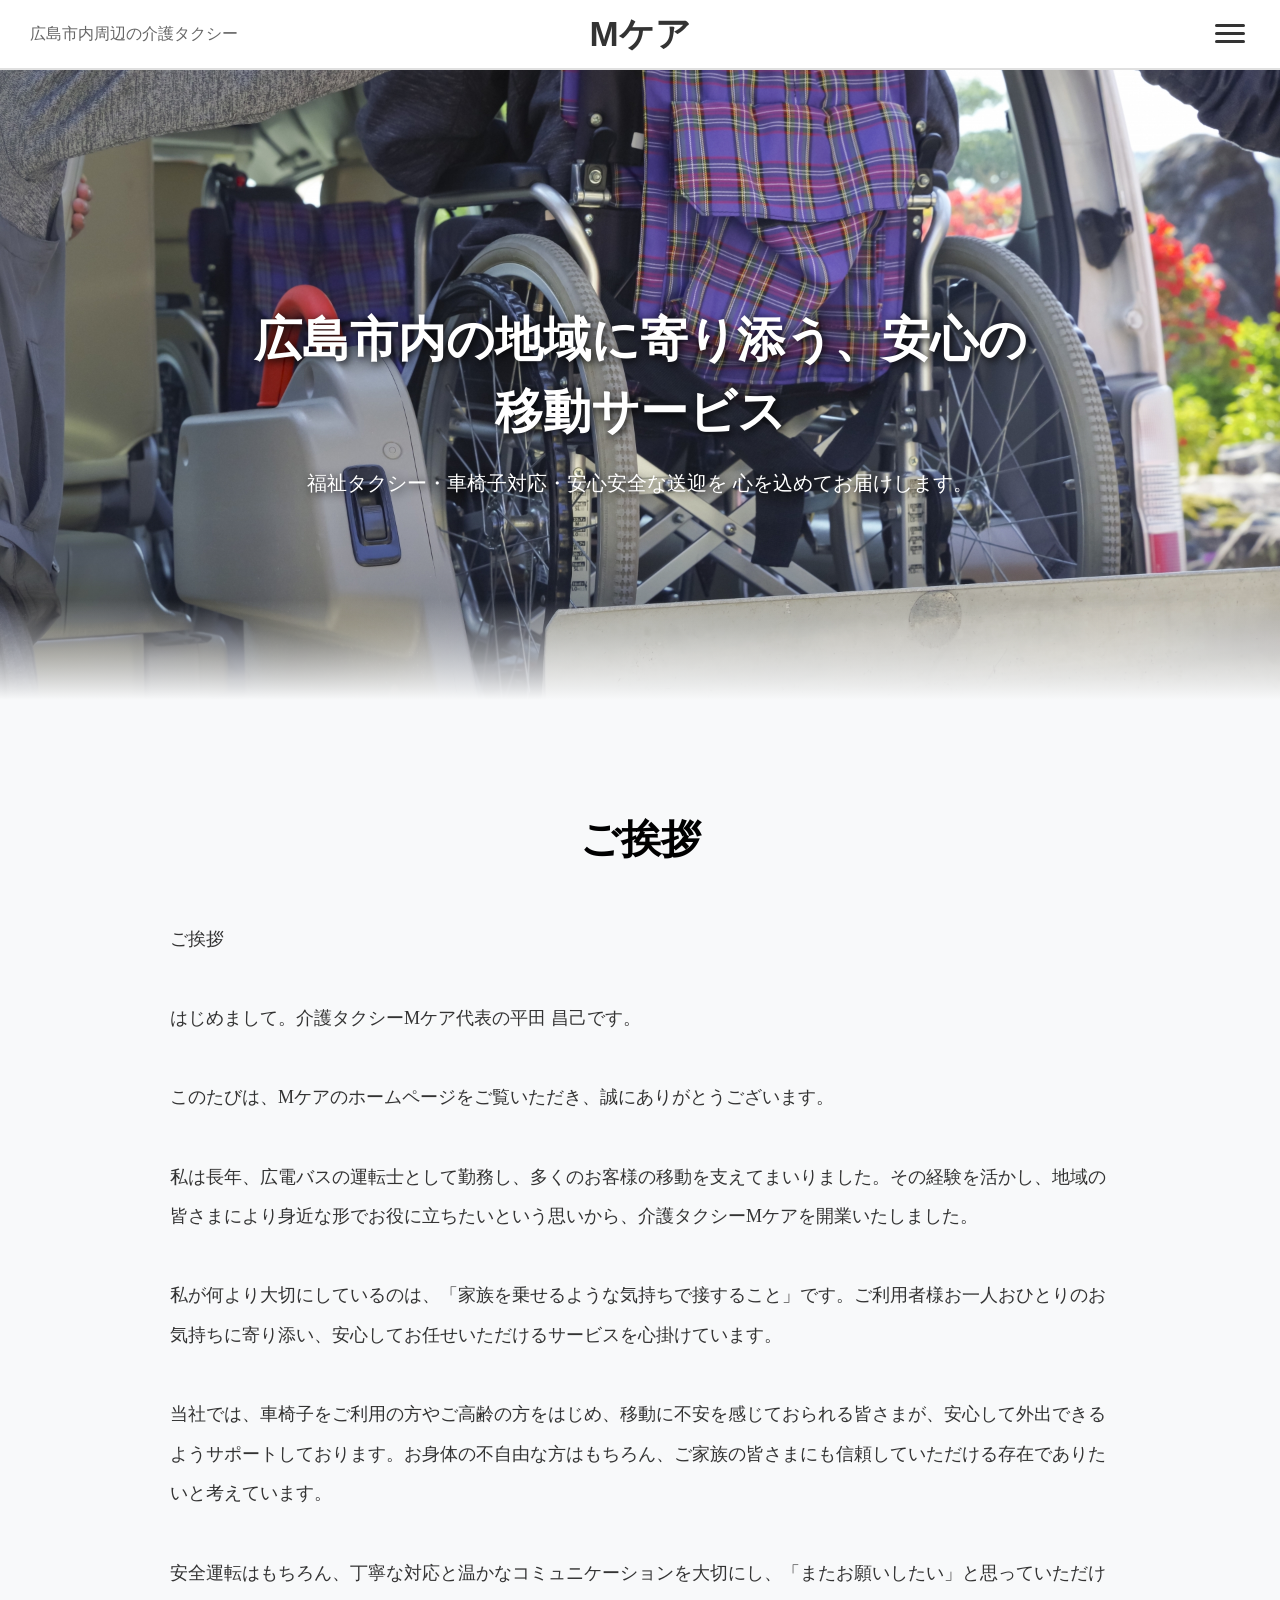
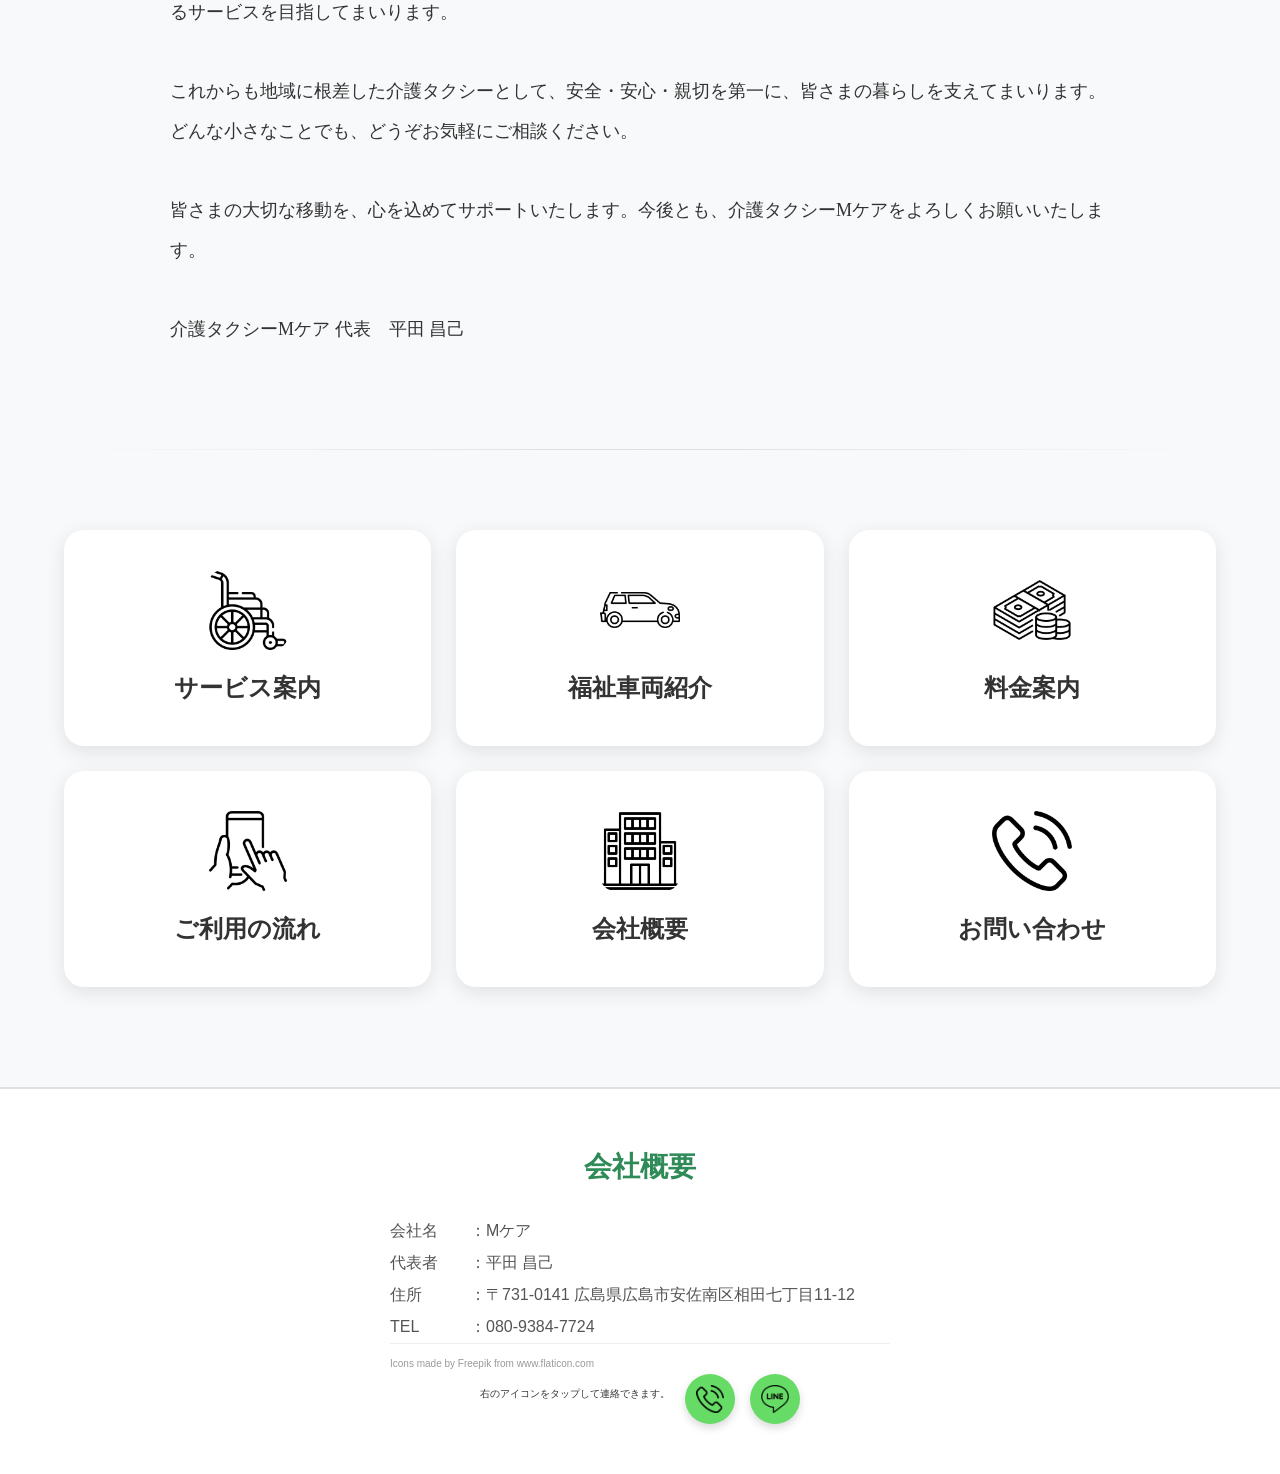
<file: index.html>
<!DOCTYPE html>
<html lang="ja">
<head>
    <meta charset="UTF-8">
    <meta name="viewport" content="width=device-width, initial-scale=1.0">
    <title>介護タクシーMケア｜広島市の安心送迎サービス</title>
    <meta property="og:title" content="介護タクシーMケア">
    <meta property="og:description" content="広島市内周辺の安心・安全な介護タクシーサービス">
    <meta property="og:type" content="website">
    <meta property="og:url" content="https://あなたのURL">
    <meta property="og:image" content="https://あなたのURL/assets/images/ogp.jpg">
    <meta name="twitter:card" content="summary_large_image">
    <meta name="twitter:title" content="介護タクシーMケア">
    <meta name="twitter:description" content="広島市内周辺の安心・安全な介護タクシーサービス">
    <meta name="twitter:image" content="https://あなたのURL/assets/images/ogp.jpg">
    <meta name="description" content="広島市内周辺の介護タクシーMケア。車椅子対応・通院・外出を安心安全にサポートします。">
    <meta name="keywords" content="介護タクシー,広島,福祉タクシー,車椅子対応,送迎">
    <meta name="theme-color" content="#2e8b57">

    <link rel="stylesheet" href="./assets/css/sanitize.css">
    <link rel="stylesheet" href="./assets/css/style.css">
</head>

<body>

    <!-- ヘッダー -->
    <header>

        <p class="catch-copy">
            広島市内周辺の介護タクシー
        </p>

        <div class="logo">
            M<span>ケア</span>
        </div>

        <button class="menu-btn" id="menu-btn">
            <span></span>
            <span></span>
            <span></span>
        </button>

    </header>

    <!-- サイドメニュー -->
    <nav id="side-menu">

        <a href="./service.html">サービス内容</a>
        <a href="./vehicle.html">福祉車両紹介</a>
        <a href="./price.html">料金案内</a>
        <a href="./flow.html">ご利用の流れ</a>
        <a href="./company.html">会社概要</a>
        <a href="./contact.html">お問い合わせ</a>

    </nav>


    <!-- メイン画像 -->
    <section class="hero">

        <img src="./assets/images/32542741_m.jpg" alt="メイン画像">

        <div class="hero-text">
            <h1>広島市内の地域に寄り添う、安心の移動サービス</h1>

            <p>
                福祉タクシー・車椅子対応・安心安全な送迎を
                心を込めてお届けします。
            </p>
        </div>

    </section>


    <!-- ご挨拶 -->
    <section class="greeting">

        <h2>ご挨拶</h2>

        <p>
            ご挨拶<br><br>
            はじめまして。介護タクシーMケア代表の平田 昌己です。<br><br>
            このたびは、Mケアのホームページをご覧いただき、誠にありがとうございます。<br><br>
            私は長年、広電バスの運転士として勤務し、多くのお客様の移動を支えてまいりました。その経験を活かし、地域の皆さまにより身近な形でお役に立ちたいという思いから、介護タクシーMケアを開業いたしました。<br><br>
            私が何より大切にしているのは、「家族を乗せるような気持ちで接すること」です。ご利用者様お一人おひとりのお気持ちに寄り添い、安心してお任せいただけるサービスを心掛けています。<br><br>
            当社では、車椅子をご利用の方やご高齢の方をはじめ、移動に不安を感じておられる皆さまが、安心して外出できるようサポートしております。お身体の不自由な方はもちろん、ご家族の皆さまにも信頼していただける存在でありたいと考えています。<br><br>
            安全運転はもちろん、丁寧な対応と温かなコミュニケーションを大切にし、「またお願いしたい」と思っていただけるサービスを目指してまいります。<br><br>
            これからも地域に根差した介護タクシーとして、安全・安心・親切を第一に、皆さまの暮らしを支えてまいります。どんな小さなことでも、どうぞお気軽にご相談ください。<br><br>
            皆さまの大切な移動を、心を込めてサポートいたします。今後とも、介護タクシーMケアをよろしくお願いいたします。<br><br>
            介護タクシーMケア
            代表　平田 昌己
        </p>

    </section>

    <div class="section-divider"></div>

    <!-- メニュー -->
    <section class="menu">

        <a href="./service.html" class="card">
            <img src="./assets/images/wheelchair.png" alt="サービス案内">
            <span>サービス案内</span>
        </a>

        <a href="./vehicle.html" class="card">
            <img src="./assets/images/car.png" alt="福祉車両紹介">
            <span>福祉車両紹介</span>
        </a>

        <a href="./price.html" class="card">
            <img src="./assets/images/money.png" alt="料金案内">
            <span>料金案内</span>
        </a>

        <a href="./flow.html" class="card">
            <img src="./assets/images/touch.png" alt="ご利用の流れ">
            <span>ご利用の流れ</span>
        </a>

        <a href="./company.html" class="card">
            <img src="./assets/images/company.png" alt="会社概要">
            <span>会社概要</span>
        </a>

        <a href="./contact.html" class="card">
            <img src="./assets/images/phone-call.png" alt="お問い合わせ">
            <span>お問い合わせ</span>
        </a>

    </section>
    
    <footer>
        <div>
            <h3>会社概要</h3>

            <p><span class="label">会社名</span>：Mケア</p>
            <p><span class="label">代表者</span>：平田 昌己</p>
            <p><span class="label">住所</span>：〒731-0141 広島県広島市安佐南区相田七丁目11-12</p>
            <p><span class="label">TEL</span>：080-9384-7724</p>
            <p class="credit">
                Icons made by Freepik from www.flaticon.com
            </p>
        </div>

        <div class="footer-links">
            <p class="click-guide">右のアイコンをタップして連絡できます。</p>
            <a href="tel:08093847724" class="icon-link-tel">
                <img src="./assets/images/phone-call.png" alt="電話をかける">
            </a>
            <a href="https://lin.ee/xQPuybF" class="icon-link-line" target="_blank">
                <img src="./assets/images/line.png" alt="LINEで相談">
            </a>
        </div>
        
    </footer>

    <script src="./assets/js/index.js"></script>
</body>
</html>
</file>
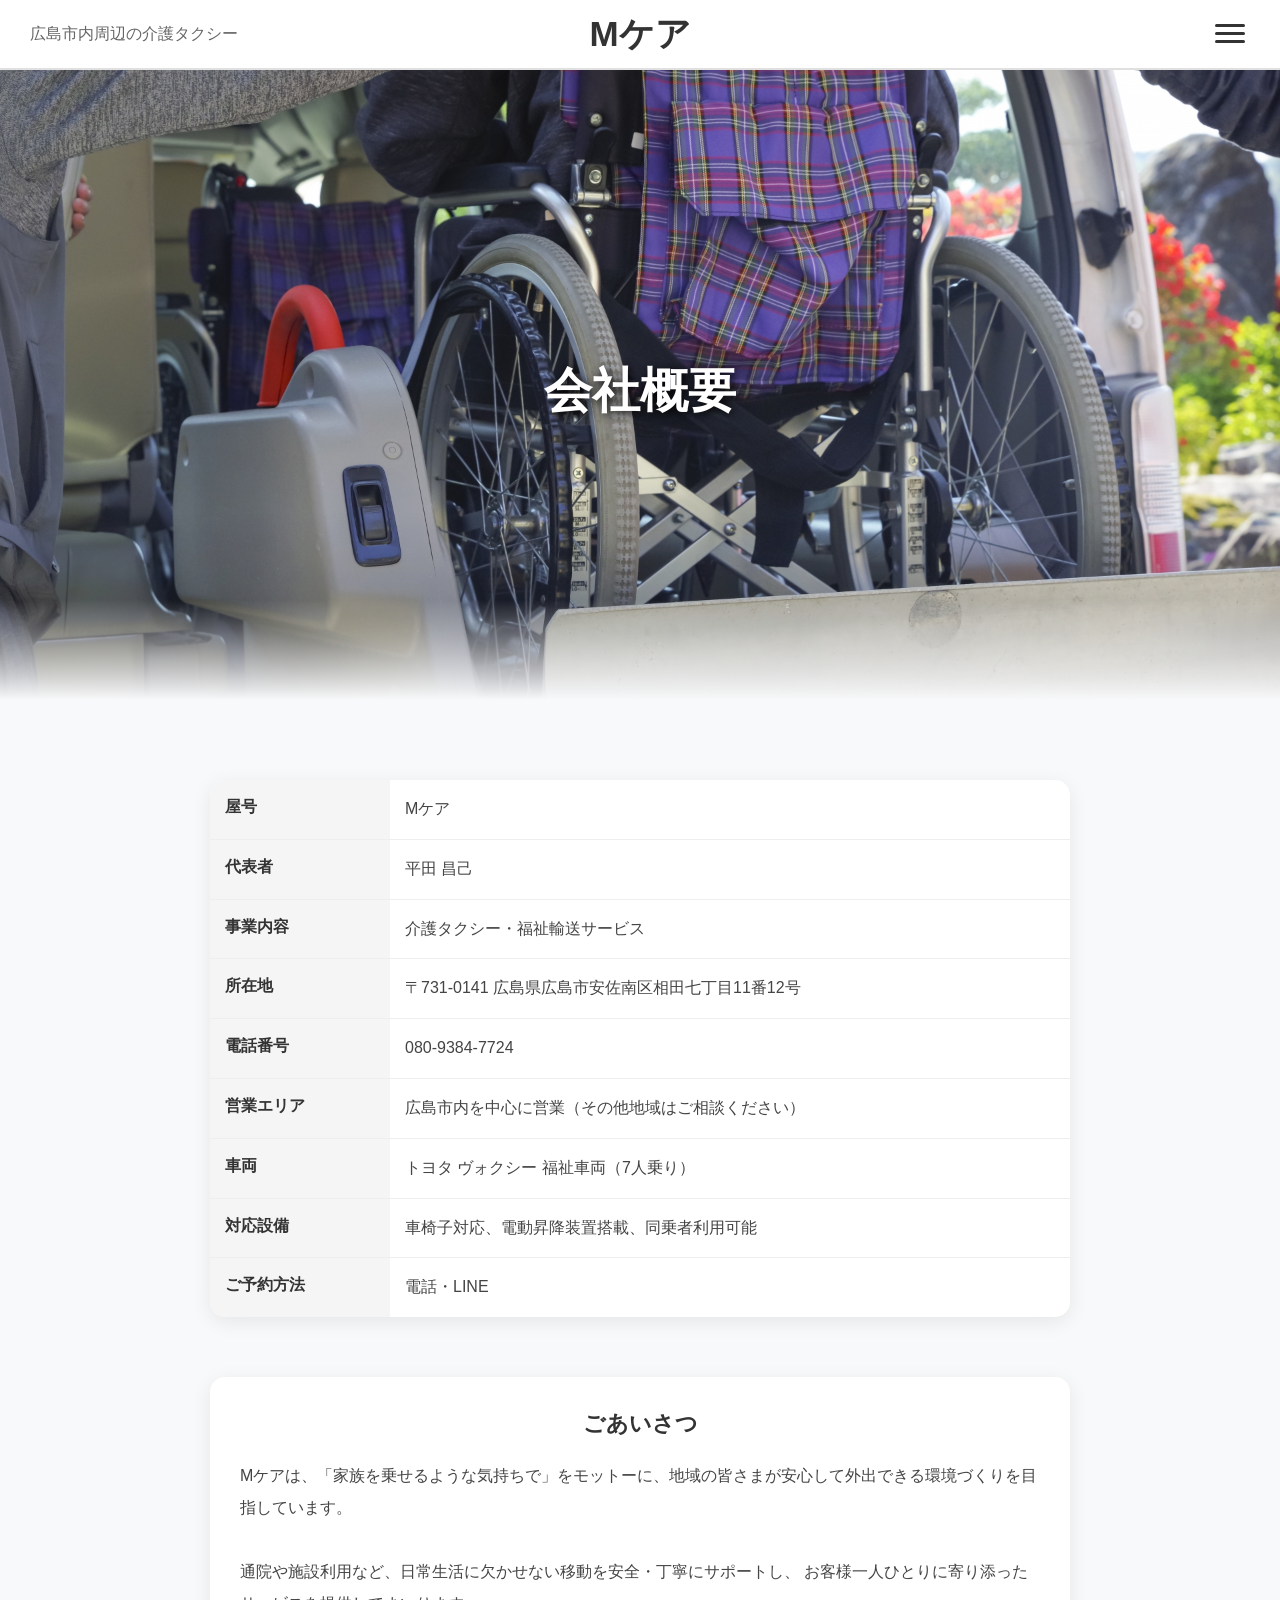
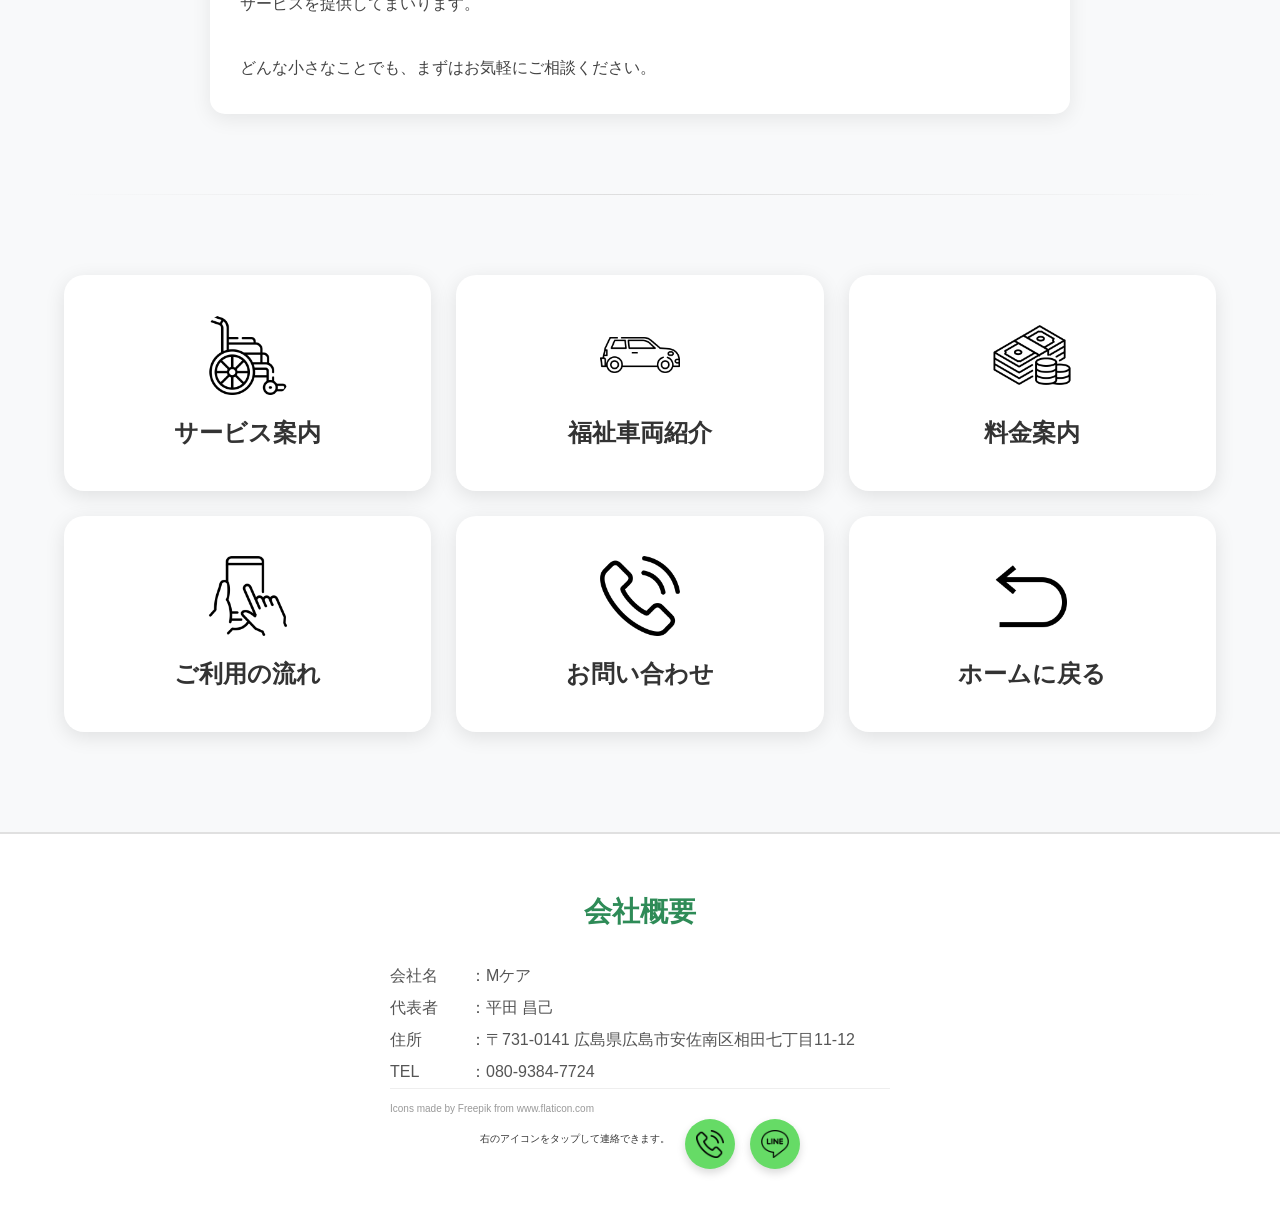
<file: company.html>
<!DOCTYPE html>
<html lang="ja">
<head>
    <meta charset="UTF-8">
    <meta name="viewport" content="width=device-width, initial-scale=1.0">
    <title>介護タクシーMケア｜広島市の安心送迎サービス</title>
    <meta property="og:title" content="介護タクシーMケア">
    <meta property="og:description" content="広島市内周辺の安心・安全な介護タクシーサービス">
    <meta property="og:type" content="website">
    <meta property="og:url" content="https://あなたのURL">
    <meta property="og:image" content="https://あなたのURL/assets/images/ogp.jpg">
    <meta name="twitter:card" content="summary_large_image">
    <meta name="twitter:title" content="介護タクシーMケア">
    <meta name="twitter:description" content="広島市内周辺の安心・安全な介護タクシーサービス">
    <meta name="twitter:image" content="https://あなたのURL/assets/images/ogp.jpg">
    <meta name="description" content="広島市内周辺の介護タクシーMケア。車椅子対応・通院・外出を安心安全にサポートします。">
    <meta name="keywords" content="介護タクシー,広島,福祉タクシー,車椅子対応,送迎">
    <meta name="theme-color" content="#2e8b57">

    <link rel="stylesheet" href="./assets/css/sanitize.css">
    <link rel="stylesheet" href="./assets/css/company.css">
</head>

<body>

    <!-- ヘッダー -->
    <header>

        <p class="catch-copy">
            広島市内周辺の介護タクシー
        </p>

        <div class="logo">
            M<span>ケア</span>
        </div>

        <button class="menu-btn" id="menu-btn">
            <span></span>
            <span></span>
            <span></span>
        </button>

    </header>

    <!-- サイドメニュー -->
    <nav id="side-menu">

        <a href="./service.html">サービス内容</a>
        <a href="./vehicle.html">福祉車両紹介</a>
        <a href="./price.html">料金案内</a>
        <a href="./flow.html">ご利用の流れ</a>
        <a href="./contact.html">お問い合わせ</a>
        <a href="./index.html">ホームに戻る</a>

    </nav>


    <!-- メイン画像 -->
    <section class="hero">

        <img src="./assets/images/32542741_m.jpg" alt="メイン画像">

        <div class="hero-text">
            <h1>会社概要</h1>
        </div>

    </section>


    <!-- 内容 -->
    <section class="company">

        <div class="company-table">

            <div class="row">
                <div class="label">屋号</div>
                <div class="value">Mケア</div>
            </div>

            <div class="row">
                <div class="label">代表者</div>
                <div class="value">平田 昌己</div>
            </div>

            <div class="row">
                <div class="label">事業内容</div>
                <div class="value">介護タクシー・福祉輸送サービス</div>
            </div>

            <div class="row">
                <div class="label">所在地</div>
                <div class="value">〒731-0141 広島県広島市安佐南区相田七丁目11番12号</div>
            </div>

            <div class="row">
                <div class="label">電話番号</div>
                <div class="value">080-9384-7724</div>
            </div>

            <div class="row">
                <div class="label">営業エリア</div>
                <div class="value">広島市内を中心に営業（その他地域はご相談ください）</div>
            </div>

            <div class="row">
                <div class="label">車両</div>
                <div class="value">トヨタ ヴォクシー 福祉車両（7人乗り）</div>
            </div>

            <div class="row">
                <div class="label">対応設備</div>
                <div class="value">
                    車椅子対応、電動昇降装置搭載、同乗者利用可能
                </div>
            </div>

            <div class="row">
                <div class="label">ご予約方法</div>
                <div class="value">電話・LINE</div>
            </div>

        </div>

        <div class="company-message">

            <h3>ごあいさつ</h3>

            <p>
                Mケアは、「家族を乗せるような気持ちで」をモットーに、地域の皆さまが安心して外出できる環境づくりを目指しています。<br><br>

                通院や施設利用など、日常生活に欠かせない移動を安全・丁寧にサポートし、
                お客様一人ひとりに寄り添ったサービスを提供してまいります。<br><br>

                どんな小さなことでも、まずはお気軽にご相談ください。
            </p>

        </div>

    </section>
    <!-- 線 -->

    <div class="section-divider"></div>

    <!-- メニュー -->
    <section class="menu">

        <a href="./service.html" class="card">
            <img src="./assets/images/wheelchair.png" alt="サービス案内">
            <span>サービス案内</span>
        </a>

        <a href="./vehicle.html" class="card">
            <img src="./assets/images/car.png" alt="福祉車両紹介">
            <span>福祉車両紹介</span>
        </a>

        <a href="./price.html" class="card">
            <img src="./assets/images/money.png" alt="料金案内">
            <span>料金案内</span>
        </a>

        <a href="./flow.html" class="card">
            <img src="./assets/images/touch.png" alt="ご利用の流れ">
            <span>ご利用の流れ</span>
        </a>

        <a href="./contact.html" class="card">
            <img src="./assets/images/phone-call.png" alt="お問い合わせ">
            <span>お問い合わせ</span>
        </a>

        <a href="./index.html" class="card">
            <img src="./assets/images/return.png" alt="ホームに戻る">
            <span>ホームに戻る</span>
        </a>

    </section>

    <footer>
        <div>
            <h3>会社概要</h3>

            <p><span class="label">会社名</span>：Mケア</p>
            <p><span class="label">代表者</span>：平田 昌己</p>
            <p><span class="label">住所</span>：〒731-0141 広島県広島市安佐南区相田七丁目11-12</p>
            <p><span class="label">TEL</span>：080-9384-7724</p>
            <p class="credit">
                Icons made by Freepik from www.flaticon.com
            </p>
        </div>

        <div class="footer-links">
            <p class="click-guide">右のアイコンをタップして連絡できます。</p>
            <a href="tel:08093847724" class="icon-link-tel">
                <img src="./assets/images/phone-call.png" alt="電話をかける">
            </a>
            <a href="https://lin.ee/xQPuybF" class="icon-link-line" target="_blank">
                <img src="./assets/images/line.png" alt="LINEで相談">
            </a>
        </div>
        
    </footer>

    <script src="./assets/js/index.js"></script>
</body>
</html>
</file>
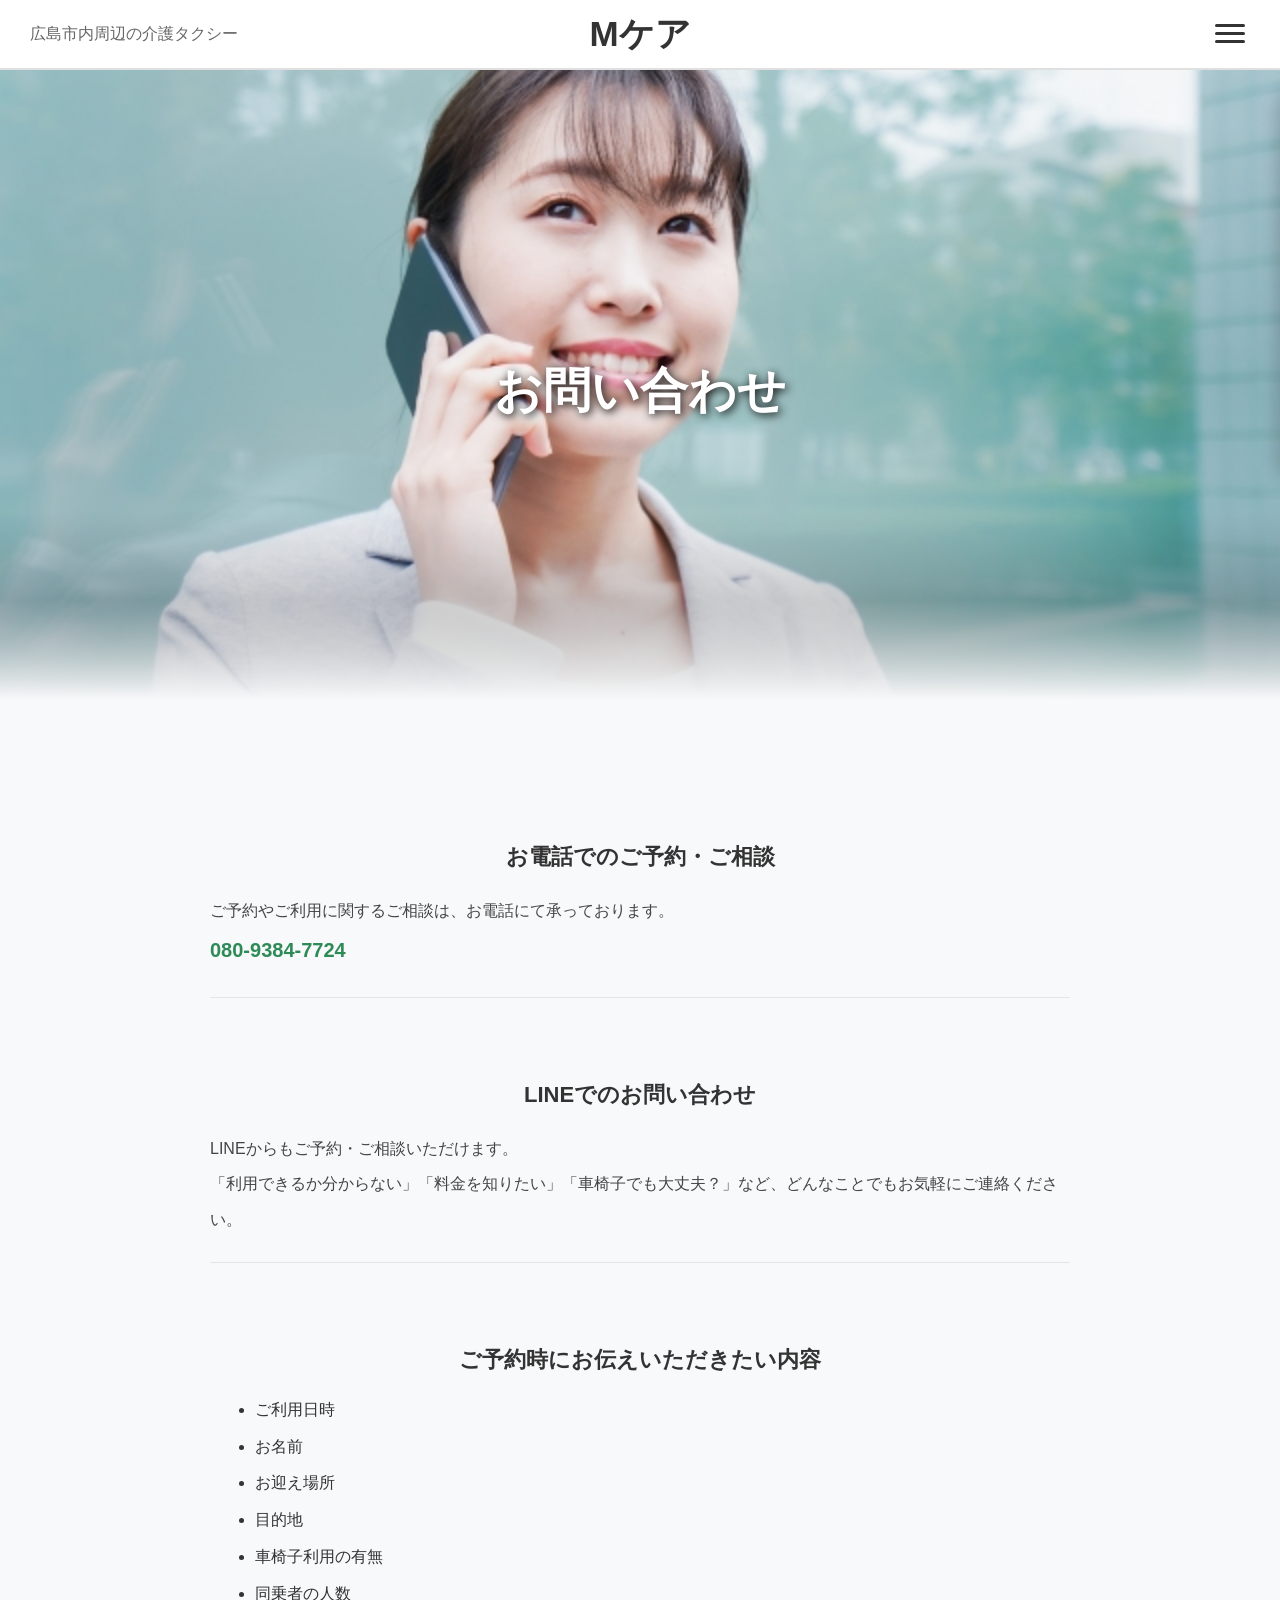
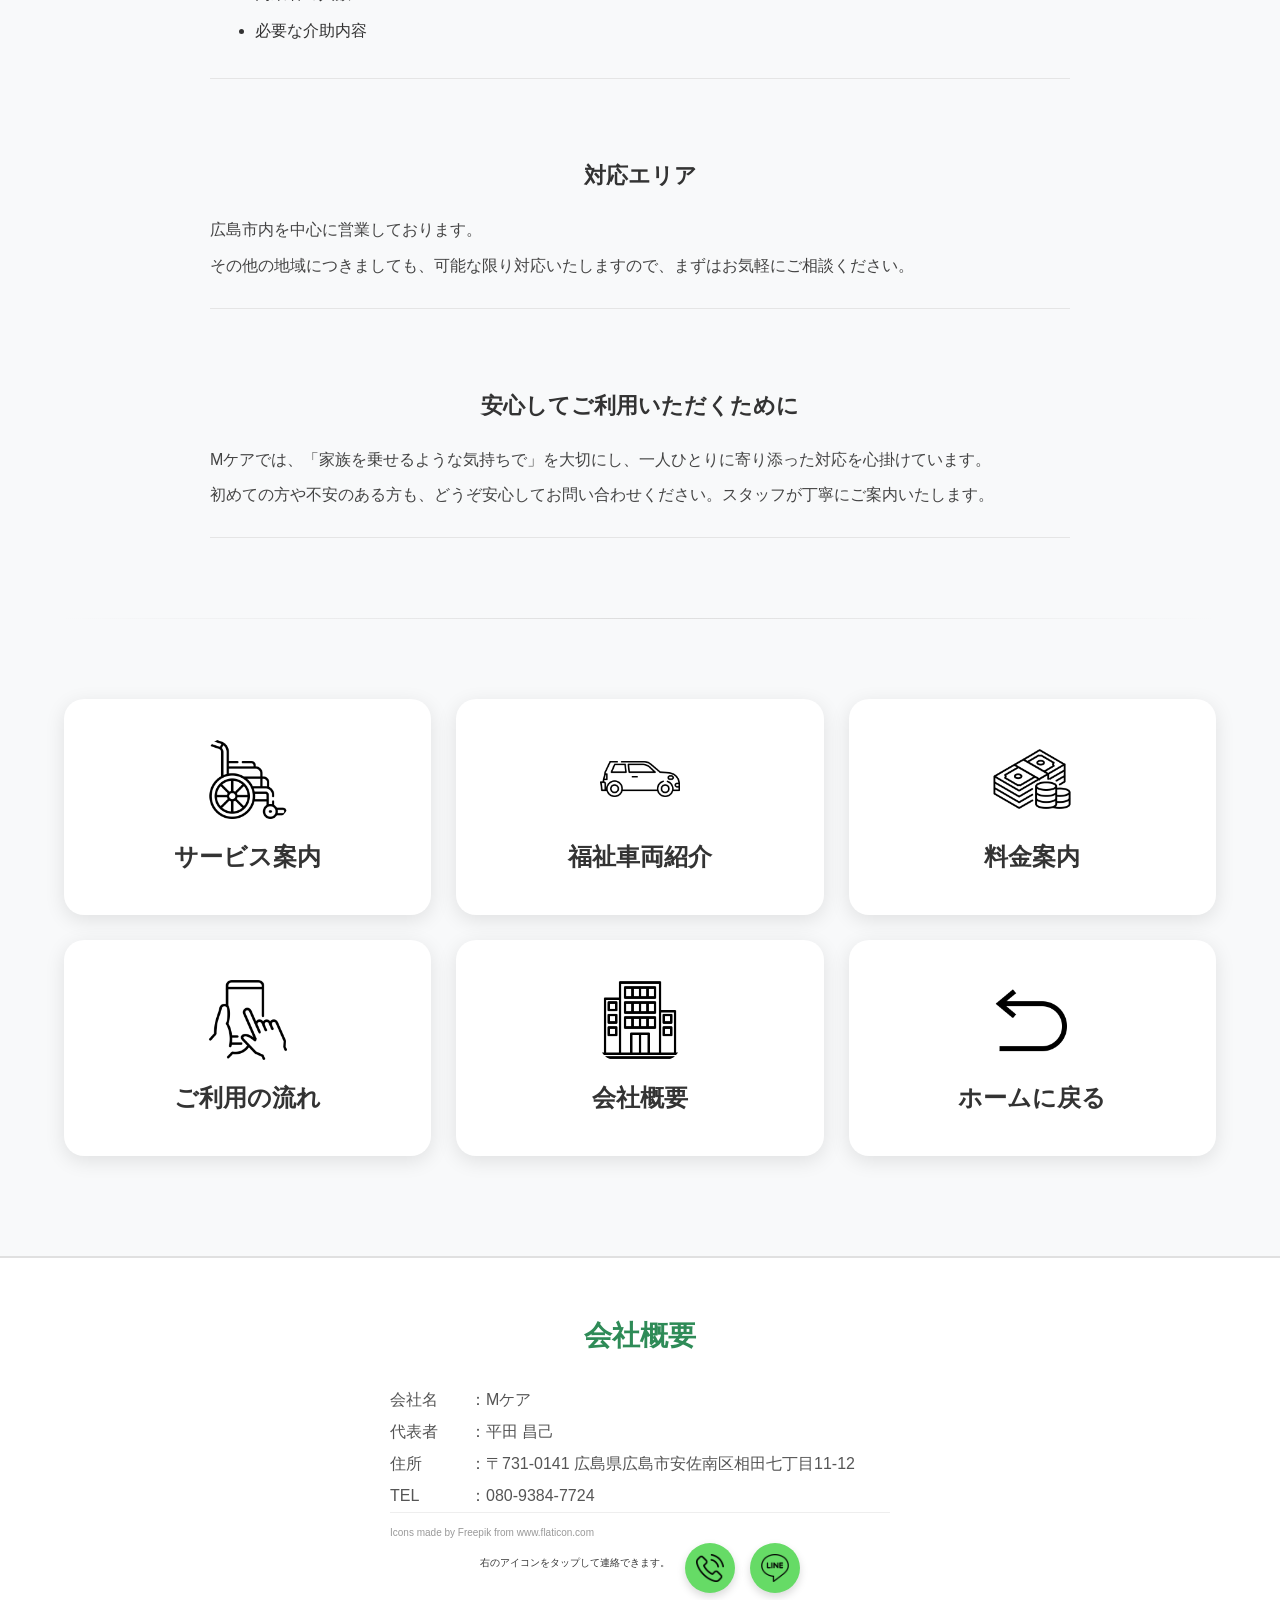
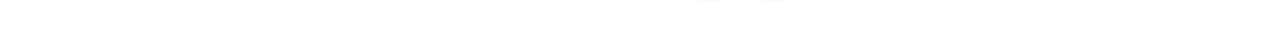
<file: contact.html>
<!DOCTYPE html>
<html lang="ja">
<head>
    <meta charset="UTF-8">
    <meta name="viewport" content="width=device-width, initial-scale=1.0">
    <title>介護タクシーMケア｜広島市の安心送迎サービス</title>
    <meta property="og:title" content="介護タクシーMケア">
    <meta property="og:description" content="広島市内周辺の安心・安全な介護タクシーサービス">
    <meta property="og:type" content="website">
    <meta property="og:url" content="https://あなたのURL">
    <meta property="og:image" content="https://あなたのURL/assets/images/ogp.jpg">
    <meta name="twitter:card" content="summary_large_image">
    <meta name="twitter:title" content="介護タクシーMケア">
    <meta name="twitter:description" content="広島市内周辺の安心・安全な介護タクシーサービス">
    <meta name="twitter:image" content="https://あなたのURL/assets/images/ogp.jpg">
    <meta name="description" content="広島市内周辺の介護タクシーMケア。車椅子対応・通院・外出を安心安全にサポートします。">
    <meta name="keywords" content="介護タクシー,広島,福祉タクシー,車椅子対応,送迎">
    <meta name="theme-color" content="#2e8b57">

    <link rel="stylesheet" href="./assets/css/sanitize.css">
    <link rel="stylesheet" href="./assets/css/contact.css">
</head>

<body>

    <!-- ヘッダー -->
    <header>

        <p class="catch-copy">
            広島市内周辺の介護タクシー
        </p>

        <div class="logo">
            M<span>ケア</span>
        </div>

        <button class="menu-btn" id="menu-btn">
            <span></span>
            <span></span>
            <span></span>
        </button>

    </header>

    <!-- サイドメニュー -->
    <nav id="side-menu">

        <a href="./service.html">サービス内容</a>
        <a href="./vehicle.html">福祉車両紹介</a>
        <a href="./price.html">料金案内</a>
        <a href="./flow.html">ご利用の流れ</a>
        <a href="./company.html">会社概要</a>
        <a href="./index.html">ホームに戻る</a>

    </nav>


    <!-- メイン画像 -->
    <section class="hero">

        <img src="./assets/images/27783191_s.jpg" alt="メイン画像">

        <div class="hero-text">
            <h1>お問い合わせ</h1>
        </div>

    </section>


    <!-- 内容 -->

    <section class="contact">


        <div class="contact-block">
            <h3>お電話でのご予約・ご相談</h3>
            <p>
                ご予約やご利用に関するご相談は、お電話にて承っております。<br>
                <span class="tel">080-9384-7724</span><br>
            </p>
        </div>

        <div class="contact-block">
            <h3>LINEでのお問い合わせ</h3>
            <p>
                LINEからもご予約・ご相談いただけます。<br>
                「利用できるか分からない」「料金を知りたい」「車椅子でも大丈夫？」など、どんなことでもお気軽にご連絡ください。
            </p>
        </div>

        <div class="contact-block">
            <h3>ご予約時にお伝えいただきたい内容</h3>
            <ul>
                <li>ご利用日時</li>
                <li>お名前</li>
                <li>お迎え場所</li>
                <li>目的地</li>
                <li>車椅子利用の有無</li>
                <li>同乗者の人数</li>
                <li>必要な介助内容</li>
            </ul>
        </div>

        <div class="contact-block">
            <h3>対応エリア</h3>
            <p>
                広島市内を中心に営業しております。<br>
                その他の地域につきましても、可能な限り対応いたしますので、まずはお気軽にご相談ください。
            </p>
        </div>

        <div class="contact-block">
            <h3>安心してご利用いただくために</h3>
            <p>
                Mケアでは、「家族を乗せるような気持ちで」を大切にし、一人ひとりに寄り添った対応を心掛けています。<br>
                初めての方や不安のある方も、どうぞ安心してお問い合わせください。スタッフが丁寧にご案内いたします。
            </p>
        </div>

    </section>

    <div class="section-divider"></div>

    <!-- メニュー -->
    <section class="menu">

        <a href="./service.html" class="card">
            <img src="./assets/images/wheelchair.png" alt="サービス案内">
            <span>サービス案内</span>
        </a>

        <a href="./vehicle.html" class="card">
            <img src="./assets/images/car.png" alt="福祉車両紹介">
            <span>福祉車両紹介</span>
        </a>

        <a href="./price.html" class="card">
            <img src="./assets/images/money.png" alt="料金案内">
            <span>料金案内</span>
        </a>

        <a href="./flow.html" class="card">
            <img src="./assets/images/touch.png" alt="ご利用の流れ">
            <span>ご利用の流れ</span>
        </a>

        <a href="./company.html" class="card">
            <img src="./assets/images/company.png" alt="会社概要">
            <span>会社概要</span>
        </a>

        <a href="./index.html" class="card">
            <img src="./assets/images/return.png" alt="ホームに戻る">
            <span>ホームに戻る</span>
        </a>

    </section>

    <footer>
        <div>
            <h3>会社概要</h3>

            <p><span class="label">会社名</span>：Mケア</p>
            <p><span class="label">代表者</span>：平田 昌己</p>
            <p><span class="label">住所</span>：〒731-0141 広島県広島市安佐南区相田七丁目11-12</p>
            <p><span class="label">TEL</span>：080-9384-7724</p>
            <p class="credit">
                Icons made by Freepik from www.flaticon.com
            </p>
        </div>

        <div class="footer-links">
            <p class="click-guide">右のアイコンをタップして連絡できます。</p>
            <a href="tel:08093847724" class="icon-link-tel">
                <img src="./assets/images/phone-call.png" alt="電話をかける">
            </a>
            <a href="https://lin.ee/xQPuybF" class="icon-link-line" target="_blank">
                <img src="./assets/images/line.png" alt="LINEで相談">
            </a>
        </div>
        
    </footer>

    <script src="./assets/js/index.js"></script>
</body>
</html>
</file>
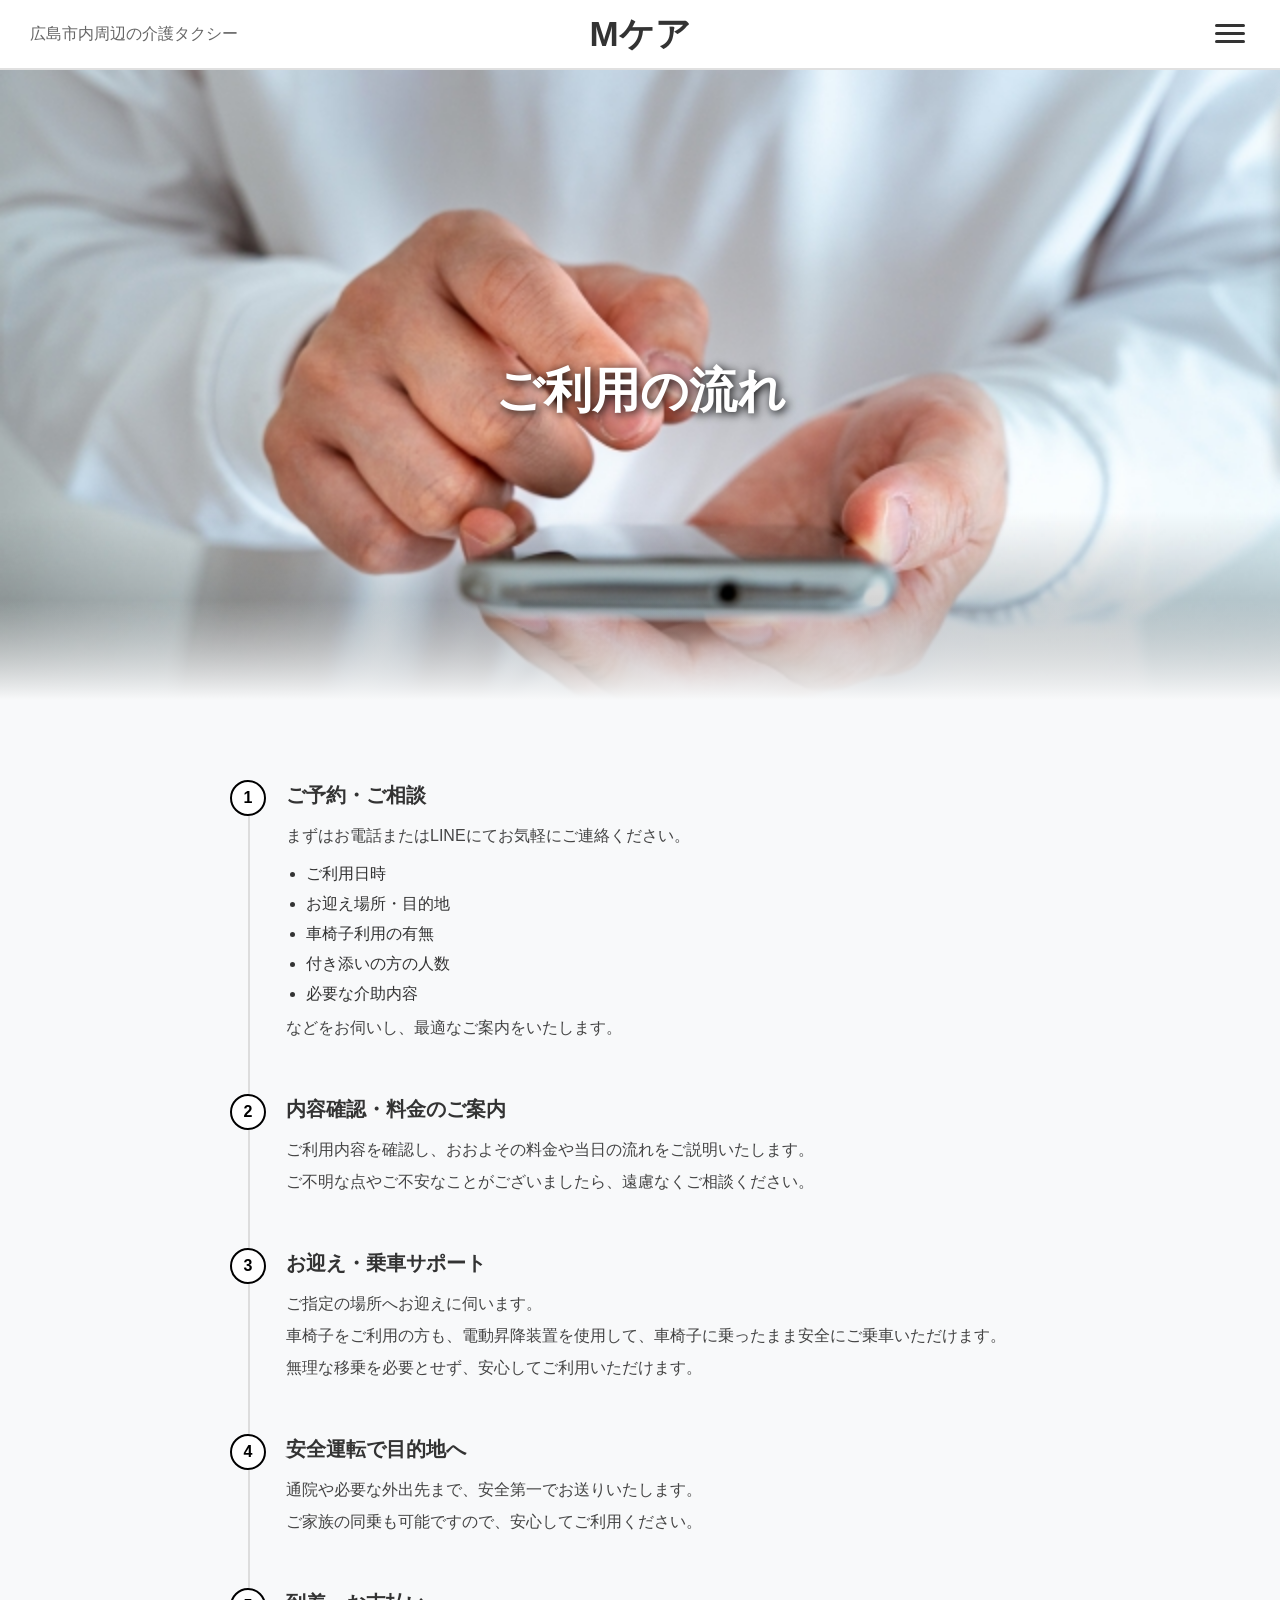
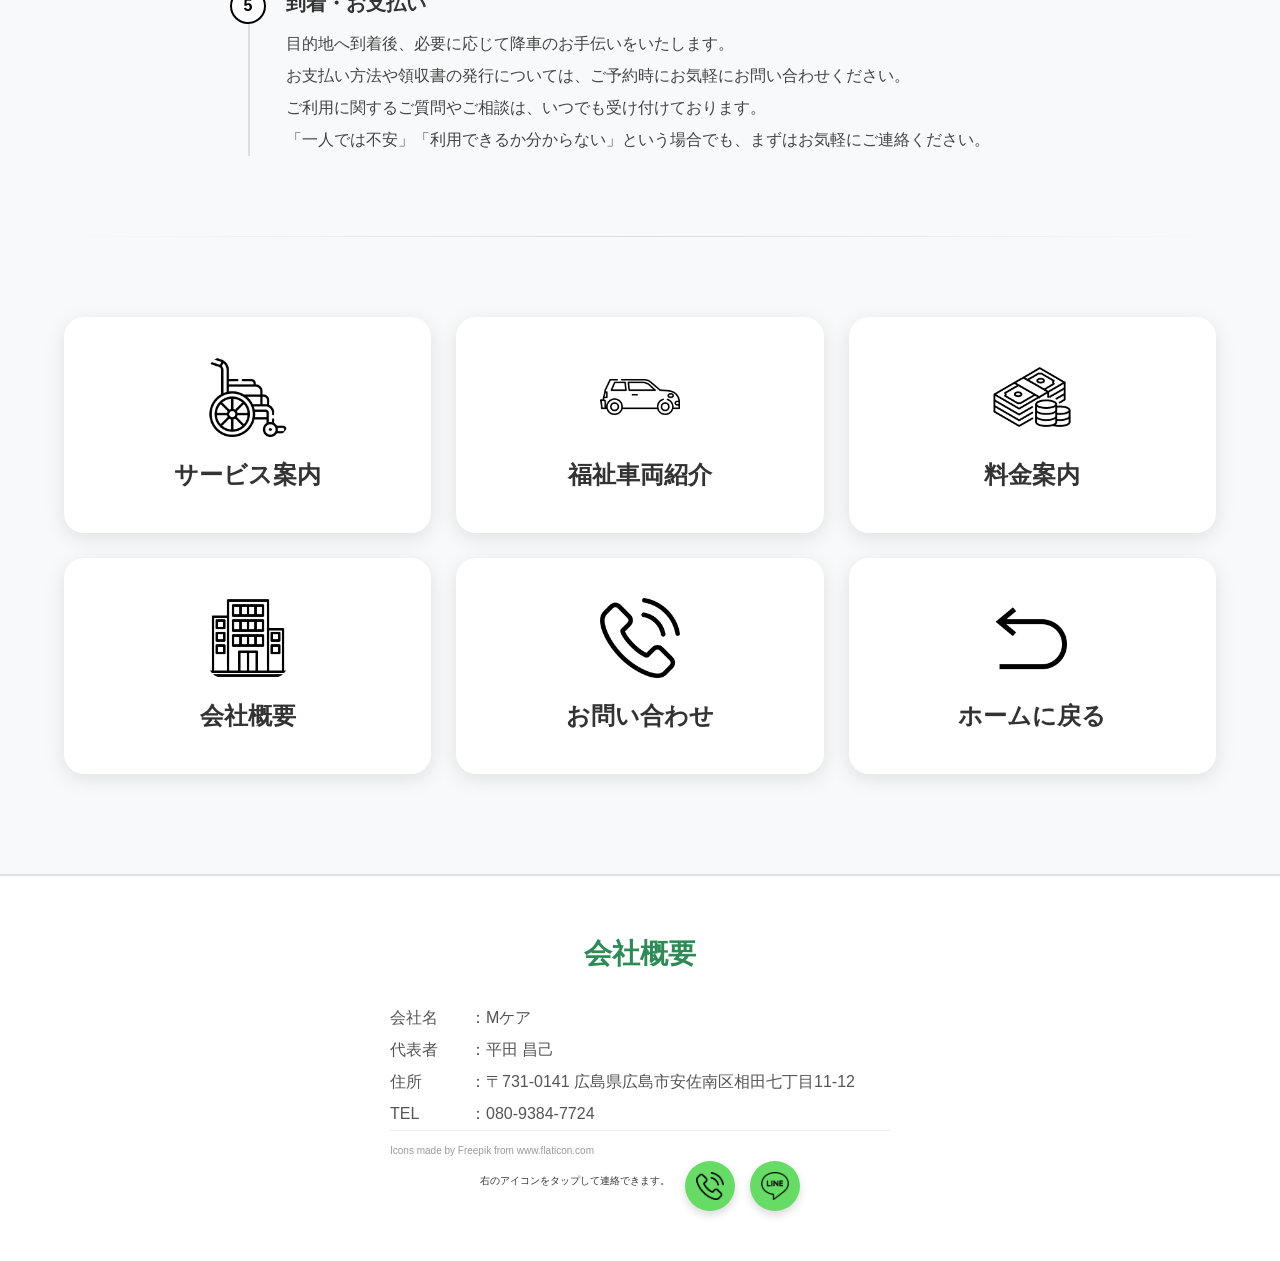
<file: flow.html>
<!DOCTYPE html>
<html lang="ja">
<head>
    <meta charset="UTF-8">
    <meta name="viewport" content="width=device-width, initial-scale=1.0">
    <title>介護タクシーMケア｜広島市の安心送迎サービス</title>
    <meta property="og:title" content="介護タクシーMケア">
    <meta property="og:description" content="広島市内周辺の安心・安全な介護タクシーサービス">
    <meta property="og:type" content="website">
    <meta property="og:url" content="https://あなたのURL">
    <meta property="og:image" content="https://あなたのURL/assets/images/ogp.jpg">
    <meta name="twitter:card" content="summary_large_image">
    <meta name="twitter:title" content="介護タクシーMケア">
    <meta name="twitter:description" content="広島市内周辺の安心・安全な介護タクシーサービス">
    <meta name="twitter:image" content="https://あなたのURL/assets/images/ogp.jpg">
    <meta name="description" content="広島市内周辺の介護タクシーMケア。車椅子対応・通院・外出を安心安全にサポートします。">
    <meta name="keywords" content="介護タクシー,広島,福祉タクシー,車椅子対応,送迎">
    <meta name="theme-color" content="#2e8b57">

    <link rel="stylesheet" href="./assets/css/sanitize.css">
    <link rel="stylesheet" href="./assets/css/flow.css">
</head>

<body>

    <!-- ヘッダー -->
    <header>

        <p class="catch-copy">
            広島市内周辺の介護タクシー
        </p>

        <div class="logo">
            M<span>ケア</span>
        </div>

        <button class="menu-btn" id="menu-btn">
            <span></span>
            <span></span>
            <span></span>
        </button>

    </header>

    <!-- サイドメニュー -->
    <nav id="side-menu">

        <a href="./service.html">サービス内容</a>
        <a href="./vehicle.html">福祉車両紹介</a>
        <a href="./price.html">料金案内</a>
        <a href="./company.html">会社概要</a>
        <a href="./contact.html">お問い合わせ</a>
        <a href="./index.html">ホームに戻る</a>

    </nav>


    <!-- メイン画像 -->
    <section class="hero">

        <img src="./assets/images/touch smartphone.jpg" alt="メイン画像">

        <div class="hero-text">
            <h1>ご利用の流れ</h1>
        </div>

    </section>


    <!-- 内容 -->
    <section class="flow">

        <div class="timeline">

            <div class="timeline-item">
                <div class="num">1</div>
                <div class="content">
                    <h3>ご予約・ご相談</h3>
                    <p>まずはお電話またはLINEにてお気軽にご連絡ください。</p>
                    <ul>
                        <li>ご利用日時</li>
                        <li>お迎え場所・目的地</li>
                        <li>車椅子利用の有無</li>
                        <li>付き添いの方の人数</li>
                        <li>必要な介助内容</li>
                    </ul>
                    <p>などをお伺いし、最適なご案内をいたします。</p>
                </div>
            </div>

            <div class="timeline-item">
                <div class="num">2</div>
                <div class="content">
                    <h3>内容確認・料金のご案内</h3>
                    <p>
                        ご利用内容を確認し、おおよその料金や当日の流れをご説明いたします。<br>
                        ご不明な点やご不安なことがございましたら、遠慮なくご相談ください。
                    </p>
                </div>
            </div>

            <div class="timeline-item">
                <div class="num">3</div>
                <div class="content">
                    <h3>お迎え・乗車サポート</h3>
                    <p>
                        ご指定の場所へお迎えに伺います。<br>
                        車椅子をご利用の方も、電動昇降装置を使用して、車椅子に乗ったまま安全にご乗車いただけます。<br>
                        無理な移乗を必要とせず、安心してご利用いただけます。
                    </p>
                </div>
            </div>
            <div class="timeline-item">
                <div class="num">4</div>
                <div class="content">
                    <h3>安全運転で目的地へ</h3>
                    <p>
                        通院や必要な外出先まで、安全第一でお送りいたします。<br>
                        ご家族の同乗も可能ですので、安心してご利用ください。
                    </p>
                </div>
            </div>
            <div class="timeline-item">
                <div class="num">5</div>
                <div class="content">
                    <h3>到着・お支払い</h3>
                    <p>
                        目的地へ到着後、必要に応じて降車のお手伝いをいたします。<br>
                        お支払い方法や領収書の発行については、ご予約時にお気軽にお問い合わせください。<br>
                        ご利用に関するご質問やご相談は、いつでも受け付けております。<br>
                        「一人では不安」「利用できるか分からない」という場合でも、まずはお気軽にご連絡ください。
                    </p>
                </div>
            </div>

        </div>

    </section>
    <!-- 線 -->

    <div class="section-divider"></div>

    <!-- メニュー -->
    <section class="menu">

        <a href="./service.html" class="card">
            <img src="./assets/images/wheelchair.png" alt="サービス案内">
            <span>サービス案内</span>
        </a>

        <a href="./vehicle.html" class="card">
            <img src="./assets/images/car.png" alt="福祉車両紹介">
            <span>福祉車両紹介</span>
        </a>

        <a href="./price.html" class="card">
            <img src="./assets/images/money.png" alt="料金案内">
            <span>料金案内</span>
        </a>

        <a href="./company.html" class="card">
            <img src="./assets/images/company.png" alt="会社概要">
            <span>会社概要</span>
        </a>

        <a href="./contact.html" class="card">
            <img src="./assets/images/phone-call.png" alt="お問い合わせ">
            <span>お問い合わせ</span>
        </a>

        <a href="./index.html" class="card">
            <img src="./assets/images/return.png" alt="ホームに戻る">
            <span>ホームに戻る</span>
        </a>

    </section>

    <footer>
        <div>
            <h3>会社概要</h3>

            <p><span class="label">会社名</span>：Mケア</p>
            <p><span class="label">代表者</span>：平田 昌己</p>
            <p><span class="label">住所</span>：〒731-0141 広島県広島市安佐南区相田七丁目11-12</p>
            <p><span class="label">TEL</span>：080-9384-7724</p>
            <p class="credit">
                Icons made by Freepik from www.flaticon.com
            </p>
        </div>

        <div class="footer-links">
            <p class="click-guide">右のアイコンをタップして連絡できます。</p>
            <a href="tel:08093847724" class="icon-link-tel">
                <img src="./assets/images/phone-call.png" alt="電話をかける">
            </a>
            <a href="https://lin.ee/xQPuybF" class="icon-link-line" target="_blank">
                <img src="./assets/images/line.png" alt="LINEで相談">
            </a>
        </div>
        
    </footer>

    <script src="./assets/js/index.js"></script>
</body>
</html>
</file>
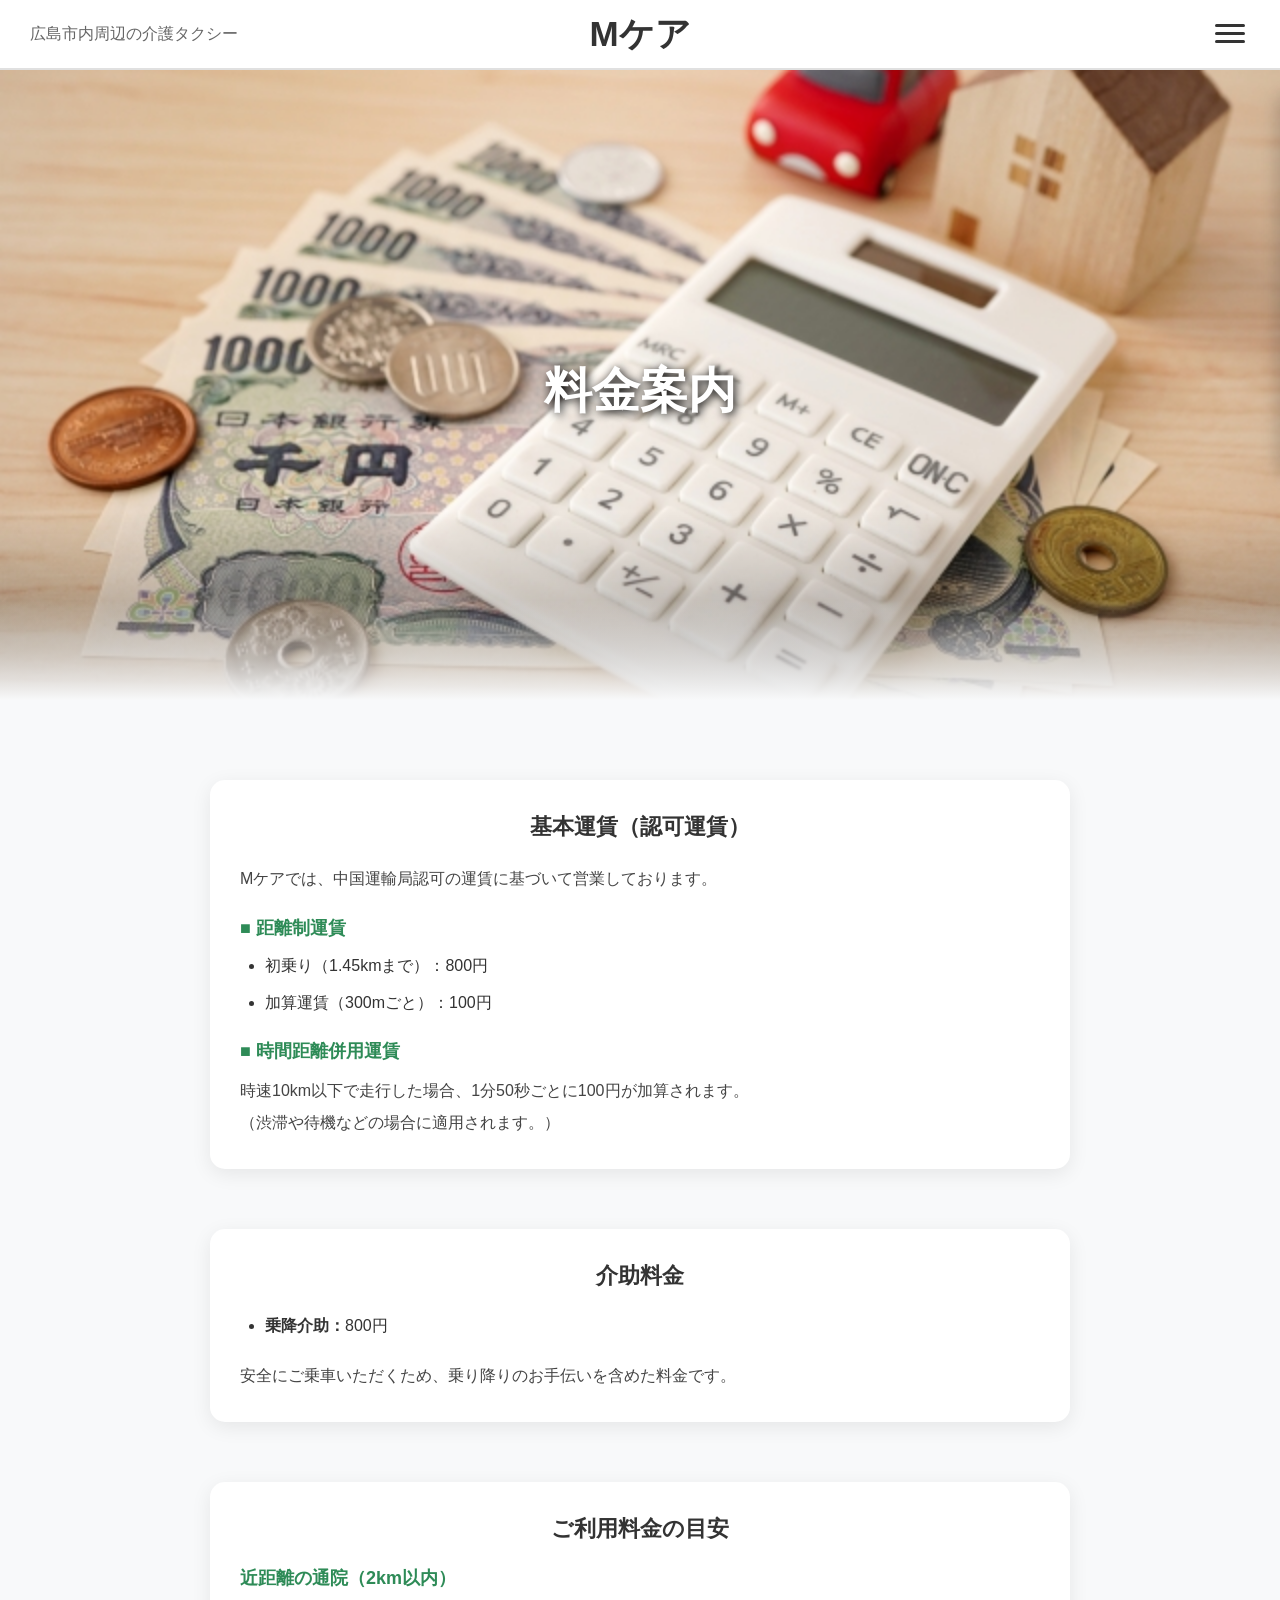
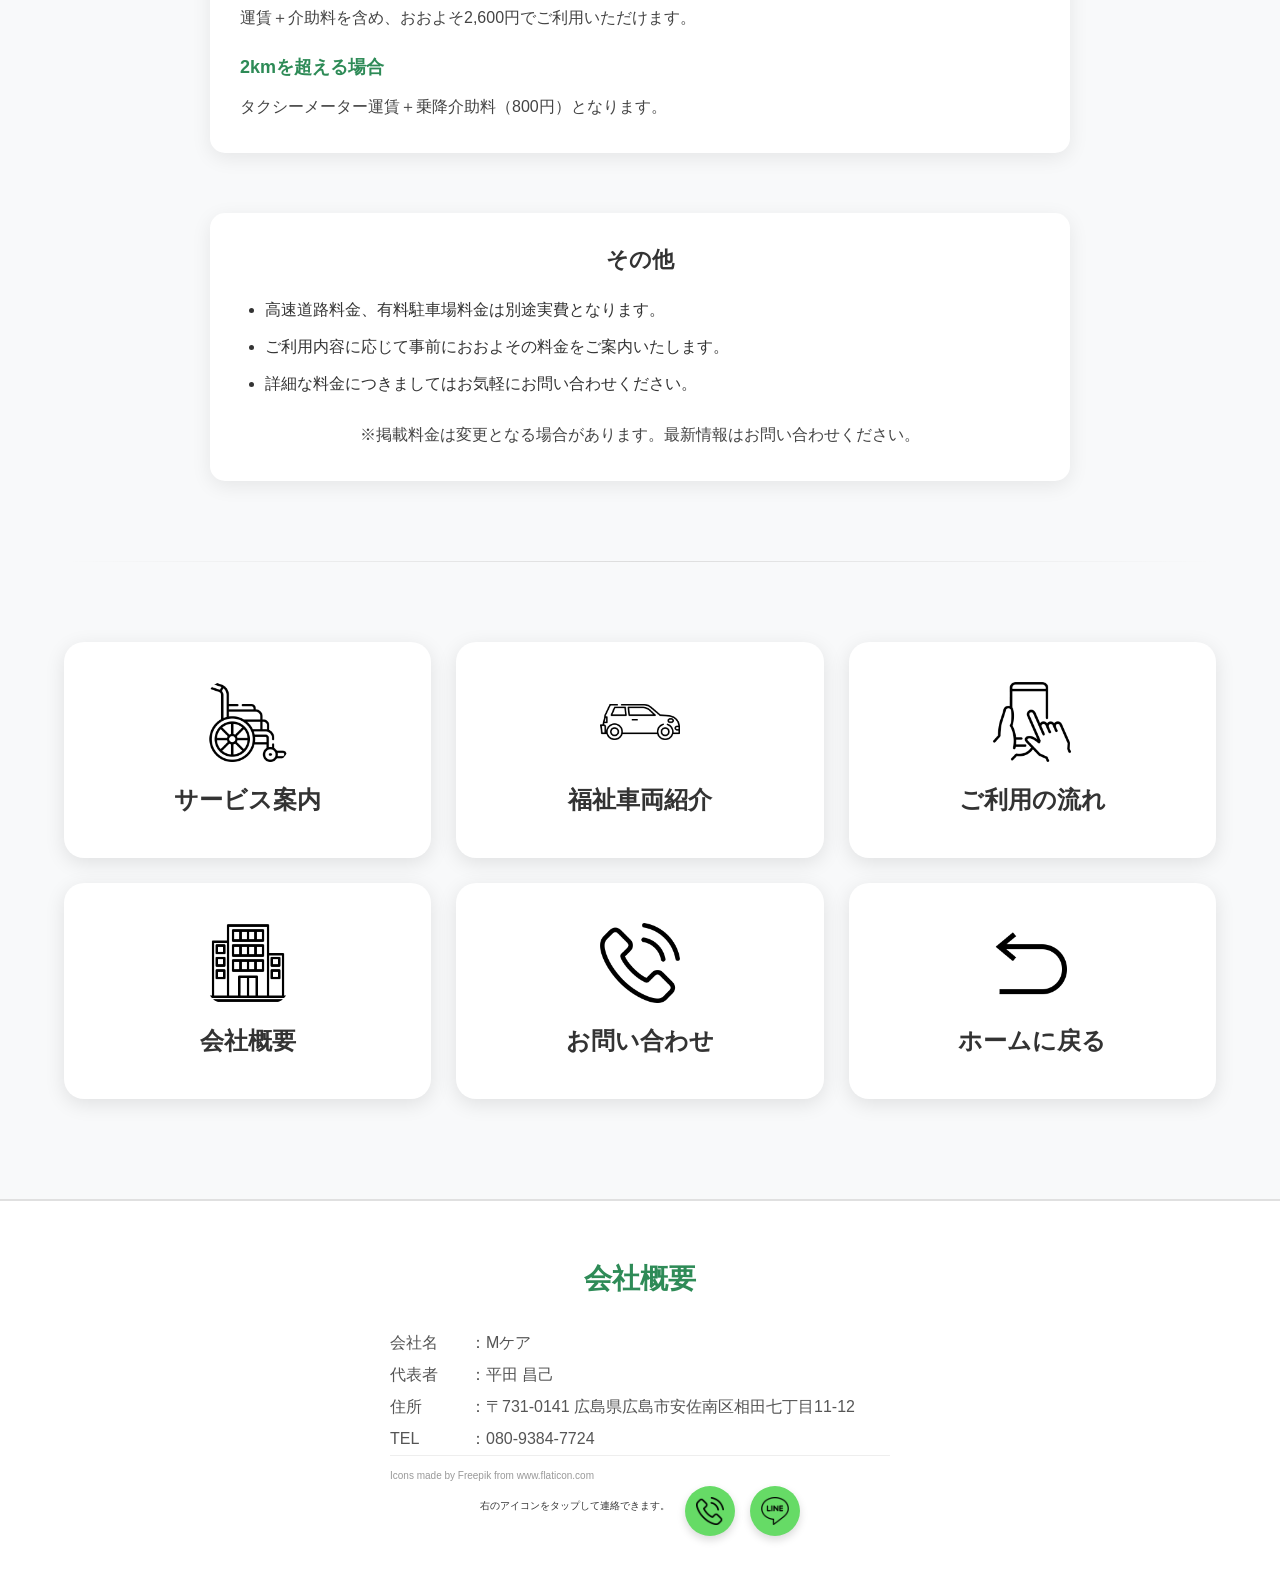
<file: price.html>
<!DOCTYPE html>
<html lang="ja">
<head>
    <meta charset="UTF-8">
    <meta name="viewport" content="width=device-width, initial-scale=1.0">
    <title>介護タクシーMケア｜広島市の安心送迎サービス</title>
    <meta property="og:title" content="介護タクシーMケア">
    <meta property="og:description" content="広島市内周辺の安心・安全な介護タクシーサービス">
    <meta property="og:type" content="website">
    <meta property="og:url" content="https://あなたのURL">
    <meta property="og:image" content="https://あなたのURL/assets/images/ogp.jpg">
    <meta name="twitter:card" content="summary_large_image">
    <meta name="twitter:title" content="介護タクシーMケア">
    <meta name="twitter:description" content="広島市内周辺の安心・安全な介護タクシーサービス">
    <meta name="twitter:image" content="https://あなたのURL/assets/images/ogp.jpg">
    <meta name="description" content="広島市内周辺の介護タクシーMケア。車椅子対応・通院・外出を安心安全にサポートします。">
    <meta name="keywords" content="介護タクシー,広島,福祉タクシー,車椅子対応,送迎">
    <meta name="theme-color" content="#2e8b57">

    <link rel="stylesheet" href="./assets/css/sanitize.css">
    <link rel="stylesheet" href="./assets/css/price.css">
</head>

<body>

    <!-- ヘッダー -->
    <header>

        <p class="catch-copy">
            広島市内周辺の介護タクシー
        </p>

        <div class="logo">
            M<span>ケア</span>
        </div>

        <button class="menu-btn" id="menu-btn">
            <span></span>
            <span></span>
            <span></span>
        </button>

    </header>

    <!-- サイドメニュー -->
    <nav id="side-menu">

        <a href="./service.html">サービス内容</a>
        <a href="./vehicle.html">福祉車両紹介</a>
        <a href="./flow.html">ご利用の流れ</a>
        <a href="./company.ht[ml">会社概要</a>
        <a href="./contact.html">お問い合わせ</a>
        <a href="./index.html">ホームに戻る</a>

    </nav>


    <!-- メイン画像 -->
    <section class="hero">

        <img src="./assets/images/money Photo.jpg" alt="メイン画像">

        <div class="hero-text">
            <h1>料金案内</h1>
        </div>

    </section>


    <!-- 内容 -->
    <section class="price">

        <div class="price-block">
            <h3>基本運賃（認可運賃）</h3>
            <p>
                Mケアでは、中国運輸局認可の運賃に基づいて営業しております。
            </p>

            <h4>■ 距離制運賃</h4>
            <ul>
                <li>初乗り（1.45kmまで）：800円</li>
                <li>加算運賃（300mごと）：100円</li>
            </ul>

            <h4>■ 時間距離併用運賃</h4>
            <p>
                時速10km以下で走行した場合、1分50秒ごとに100円が加算されます。<br>
                （渋滞や待機などの場合に適用されます。）
            </p>
        </div>

        <div class="price-block">
            <h3>介助料金</h3>
            <ul>
                <li><strong>乗降介助：</strong>800円</li>
            </ul>
            <p>
                安全にご乗車いただくため、乗り降りのお手伝いを含めた料金です。
            </p>
        </div>

        <div class="price-block">
            <h3>ご利用料金の目安</h3>

            <h4>近距離の通院（2km以内）</h4>
            <p>
                運賃＋介助料を含め、おおよそ2,600円でご利用いただけます。
            </p>

            <h4>2kmを超える場合</h4>
            <p>
                タクシーメーター運賃＋乗降介助料（800円）となります。
            </p>
        </div>

        <div class="price-block">
            <h3>その他</h3>
            <ul>
                <li>高速道路料金、有料駐車場料金は別途実費となります。</li>
                <li>ご利用内容に応じて事前におおよその料金をご案内いたします。</li>
                <li>詳細な料金につきましてはお気軽にお問い合わせください。</li>
            </ul>

            <p class="price-note">
                ※掲載料金は変更となる場合があります。最新情報はお問い合わせください。
            </p>
        </div>

    </section>
    <!-- 線 -->

    <div class="section-divider"></div>

    <!-- メニュー -->
    <section class="menu">

        <a href="./service.html" class="card">
            <img src="./assets/images/wheelchair.png" alt="サービス案内">
            <span>サービス案内</span>
        </a>

        <a href="./vehicle.html" class="card">
            <img src="./assets/images/car.png" alt="福祉車両紹介">
            <span>福祉車両紹介</span>
        </a>

        <a href="./flow.html" class="card">
            <img src="./assets/images/touch.png" alt="ご利用の流れ">
            <span>ご利用の流れ</span>
        </a>

        <a href="./company.html" class="card">
            <img src="./assets/images/company.png" alt="会社概要">
            <span>会社概要</span>
        </a>

        <a href="./contact.html" class="card">
            <img src="./assets/images/phone-call.png" alt="お問い合わせ">
            <span>お問い合わせ</span>
        </a>

        <a href="./index.html" class="card">
            <img src="./assets/images/return.png" alt="ホームに戻る">
            <span>ホームに戻る</span>
        </a>

    </section>

    <footer>
        <div>
            <h3>会社概要</h3>

            <p><span class="label">会社名</span>：Mケア</p>
            <p><span class="label">代表者</span>：平田 昌己</p>
            <p><span class="label">住所</span>：〒731-0141 広島県広島市安佐南区相田七丁目11-12</p>
            <p><span class="label">TEL</span>：080-9384-7724</p>
            <p class="credit">
                Icons made by Freepik from www.flaticon.com
            </p>
        </div>

        <div class="footer-links">
            <p class="click-guide">右のアイコンをタップして連絡できます。</p>
            <a href="tel:08093847724" class="icon-link-tel">
                <img src="./assets/images/phone-call.png" alt="電話をかける">
            </a>
            <a href="https://lin.ee/xQPuybF" class="icon-link-line" target="_blank">
                <img src="./assets/images/line.png" alt="LINEで相談">
            </a>
        </div>
        
    </footer>

    <script src="./assets/js/index.js"></script>
</body>
</html>
</file>
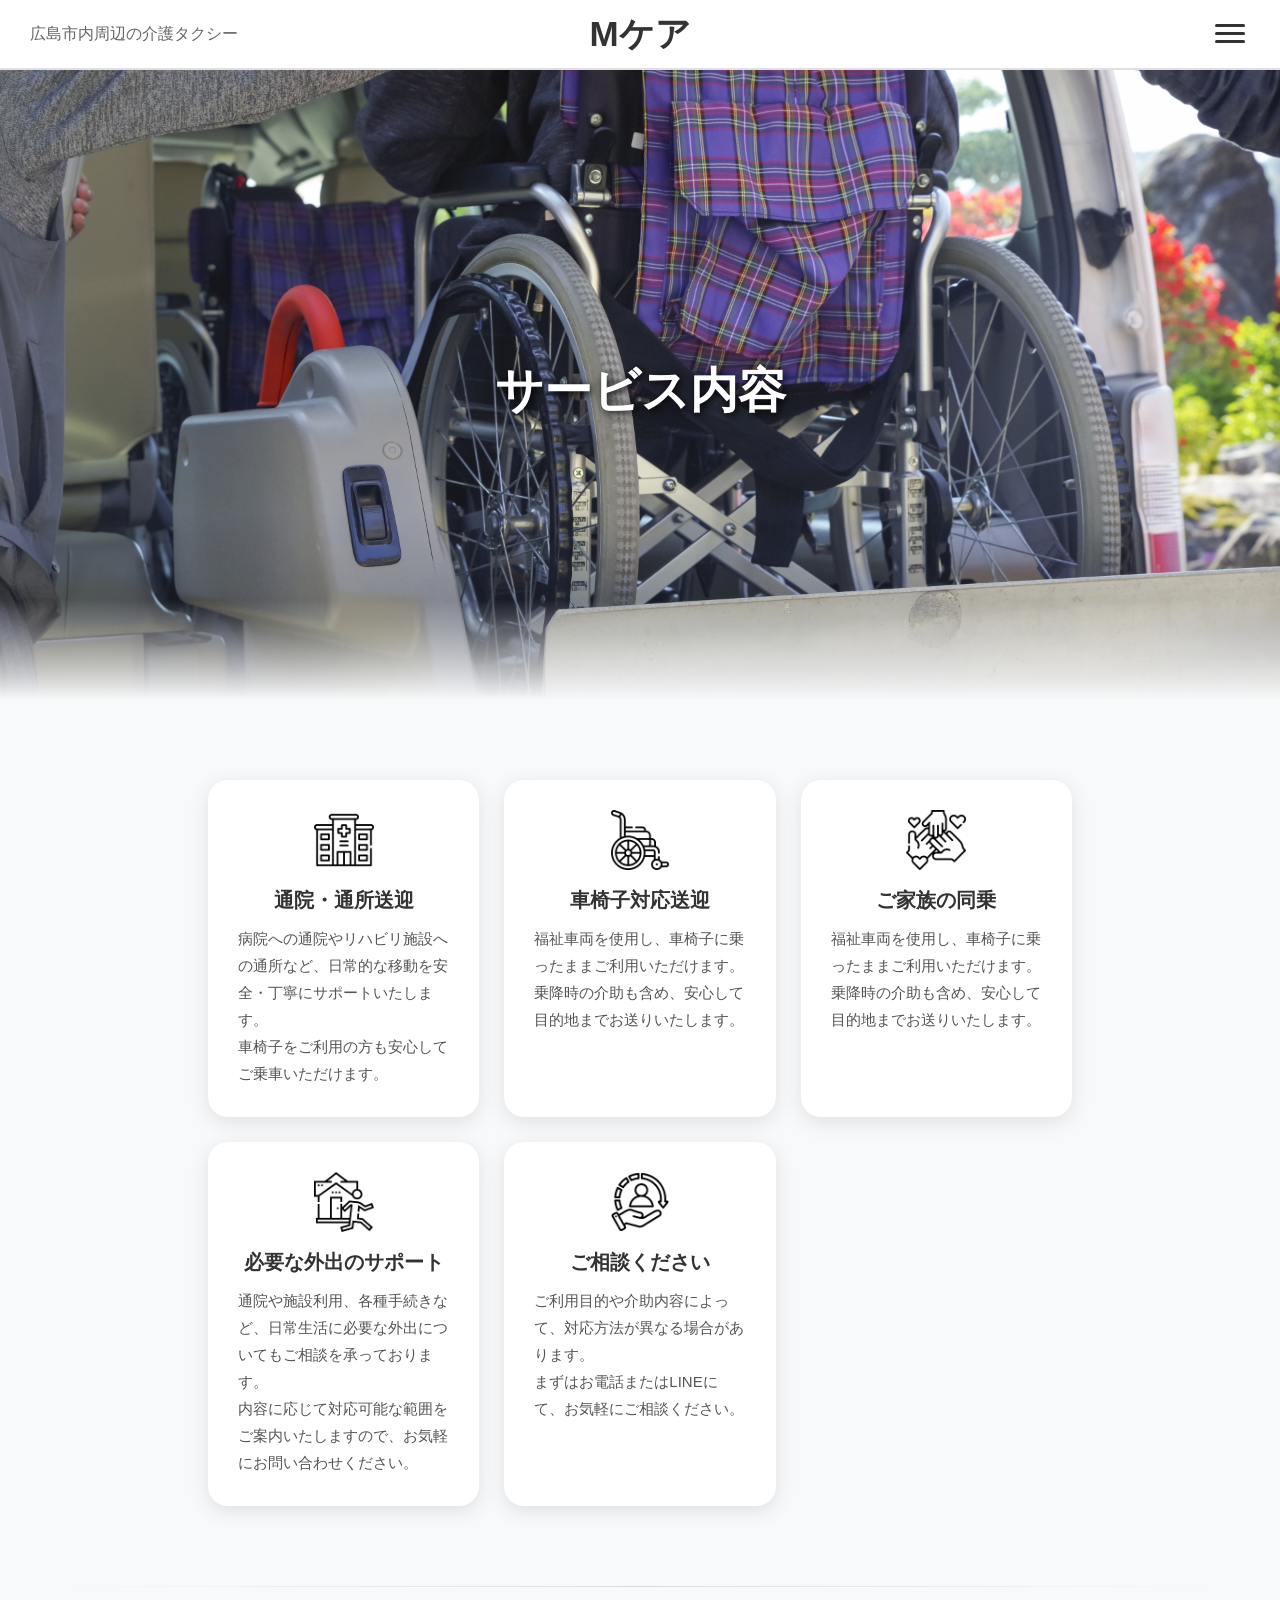
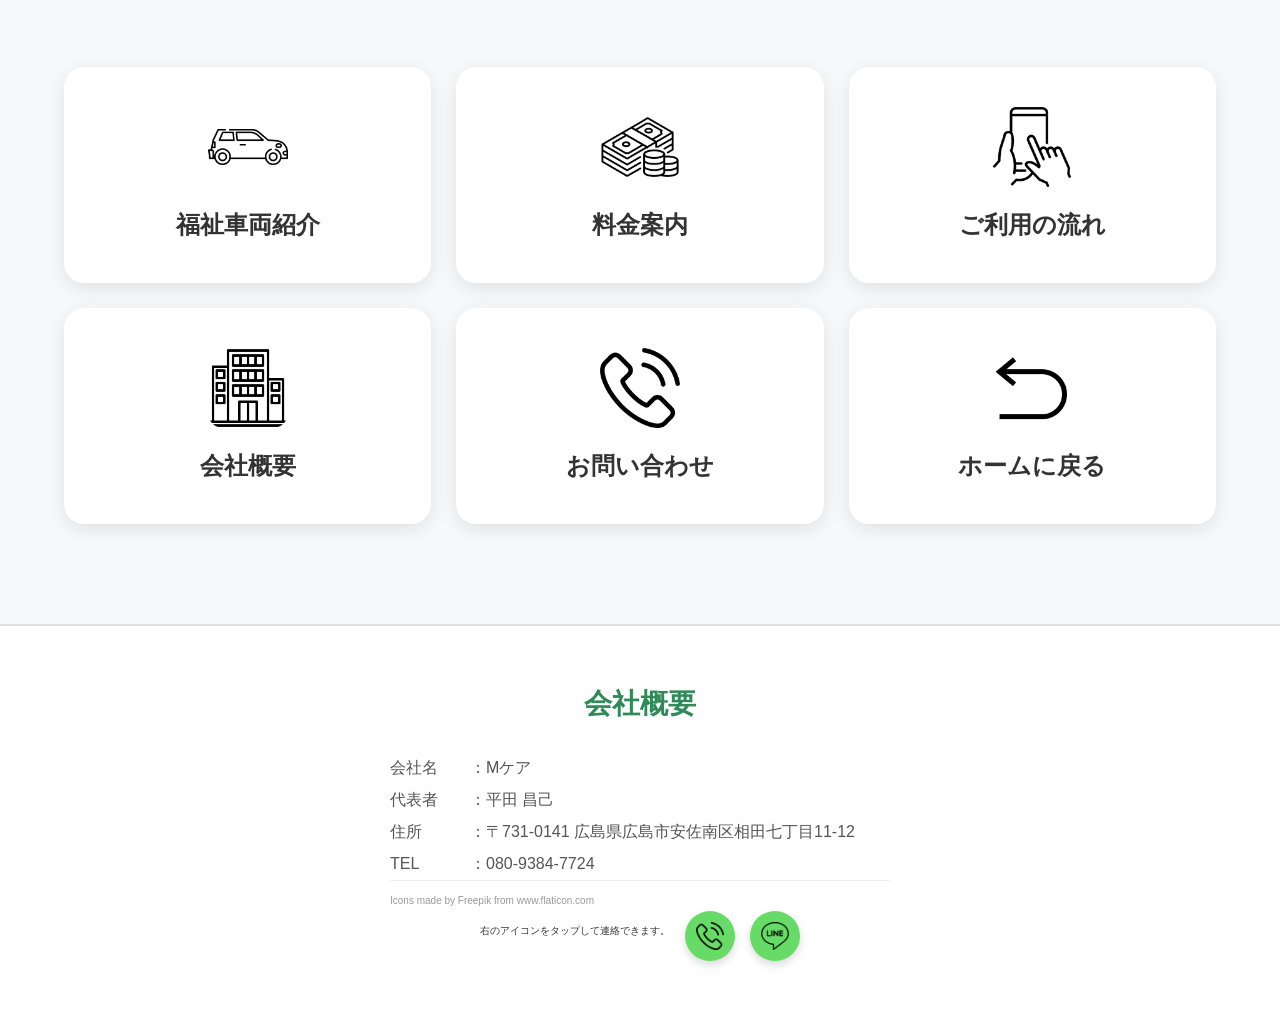
<file: service.html>
<!DOCTYPE html>
<html lang="ja">
<head>
    <meta charset="UTF-8">
    <meta name="viewport" content="width=device-width, initial-scale=1.0">
    <title>介護タクシーMケア｜広島市の安心送迎サービス</title>
    <meta property="og:title" content="介護タクシーMケア">
    <meta property="og:description" content="広島市内周辺の安心・安全な介護タクシーサービス">
    <meta property="og:type" content="website">
    <meta property="og:url" content="https://あなたのURL">
    <meta property="og:image" content="https://あなたのURL/assets/images/ogp.jpg">
    <meta name="twitter:card" content="summary_large_image">
    <meta name="twitter:title" content="介護タクシーMケア">
    <meta name="twitter:description" content="広島市内周辺の安心・安全な介護タクシーサービス">
    <meta name="twitter:image" content="https://あなたのURL/assets/images/ogp.jpg">
    <meta name="description" content="広島市内周辺の介護タクシーMケア。車椅子対応・通院・外出を安心安全にサポートします。">
    <meta name="keywords" content="介護タクシー,広島,福祉タクシー,車椅子対応,送迎">
    <meta name="theme-color" content="#2e8b57">

    <link rel="stylesheet" href="./assets/css/sanitize.css">
    <link rel="stylesheet" href="./assets/css/service.css">
</head>

<body>

    <!-- ヘッダー -->
    <header>

        <p class="catch-copy">
            広島市内周辺の介護タクシー
        </p>

        <div class="logo">
            M<span>ケア</span>
        </div>

        <button class="menu-btn" id="menu-btn">
            <span></span>
            <span></span>
            <span></span>
        </button>

    </header>

    <!-- サイドメニュー -->
    <nav id="side-menu">

        <a href="./vehicle.html">福祉車両紹介</a>
        <a href="./price.html">料金案内</a>
        <a href="./flow.html">ご利用の流れ</a>
        <a href="./company.html">会社概要</a>
        <a href="./contact.html">お問い合わせ</a>
        <a href="./index.html">ホームに戻る</a>

    </nav>


    <!-- メイン画像 -->
    <section class="hero">

        <img src="./assets/images/32542741_m.jpg" alt="メイン画像">

        <div class="hero-text">
            <h1>サービス内容</h1>
        </div>

    </section>


    <!-- ご挨拶 -->

    <section class="service">

        <div class="service-list">

            <div class="service-item">
                <img src="./assets/images/hospital.png" alt="通院送迎">
                <h3>通院・通所送迎</h3>
                <p>
                    病院への通院やリハビリ施設への通所など、日常的な移動を安全・丁寧にサポートいたします。<br>
                    車椅子をご利用の方も安心してご乗車いただけます。
                </p>
            </div>

            <div class="service-item">
                <img src="./assets/images/wheelchair.png" alt="車椅子対応">
                <h3>車椅子対応送迎</h3>
                <p>
                    福祉車両を使用し、車椅子に乗ったままご利用いただけます。<br>
                    乗降時の介助も含め、安心して目的地までお送りいたします。
                </p>
            </div>

            <div class="service-item">
                <img src="./assets/images/foster-family.png" alt="家族同乗">
                <h3>ご家族の同乗</h3>
                <p>
                    福祉車両を使用し、車椅子に乗ったままご利用いただけます。<br>
                    乗降時の介助も含め、安心して目的地までお送りいたします。
                </p>
            </div>

            <div class="service-item">
                <img src="./assets/images/out-of-home.png" alt="外出支援">
                <h3>必要な外出のサポート</h3>
                <p>
                    通院や施設利用、各種手続きなど、日常生活に必要な外出についてもご相談を承っております。<br>
                    内容に応じて対応可能な範囲をご案内いたしますので、お気軽にお問い合わせください。
                </p>
            </div>

            <div class="service-item">
                <img src="./assets/images/customer-service.png" alt="相談">
                <h3>ご相談ください</h3>
                <p>
                    ご利用目的や介助内容によって、対応方法が異なる場合があります。<br>
                    まずはお電話またはLINEにて、お気軽にご相談ください。
                </p>
            </div>

        </div>

    </section>

    <div class="section-divider"></div>

    <!-- メニュー -->
    <section class="menu">

        <a href="./vehicle.html" class="card">
            <img src="./assets/images/car.png" alt="福祉車両紹介">
            <span>福祉車両紹介</span>
        </a>

        <a href="./price.html" class="card">
            <img src="./assets/images/money.png" alt="料金案内">
            <span>料金案内</span>
        </a>

        <a href="./flow.html" class="card">
            <img src="./assets/images/touch.png" alt="ご利用の流れ">
            <span>ご利用の流れ</span>
        </a>

        <a href="./company.html" class="card">
            <img src="./assets/images/company.png" alt="会社概要">
            <span>会社概要</span>
        </a>

        <a href="./contact.html" class="card">
            <img src="./assets/images/phone-call.png" alt="お問い合わせ">
            <span>お問い合わせ</span>
        </a>

        <a href="./index.html" class="card">
            <img src="./assets/images/return.png" alt="ホームに戻る">
            <span>ホームに戻る</span>
        </a>

    </section>

    <footer>
        <div>
            <h3>会社概要</h3>

            <p><span class="label">会社名</span>：Mケア</p>
            <p><span class="label">代表者</span>：平田 昌己</p>
            <p><span class="label">住所</span>：〒731-0141 広島県広島市安佐南区相田七丁目11-12</p>
            <p><span class="label">TEL</span>：080-9384-7724</p>
            <p class="credit">
                Icons made by Freepik from www.flaticon.com
            </p>
        </div>

        <div class="footer-links">
            <p class="click-guide">右のアイコンをタップして連絡できます。</p>
            <a href="tel:08093847724" class="icon-link-tel">
                <img src="./assets/images/phone-call.png" alt="電話をかける">
            </a>
            <a href="https://lin.ee/xQPuybF" class="icon-link-line" target="_blank">
                <img src="./assets/images/line.png" alt="LINEで相談">
            </a>
        </div>
        
    </footer>

    <script src="./assets/js/index.js"></script>
</body>
</html>
</file>
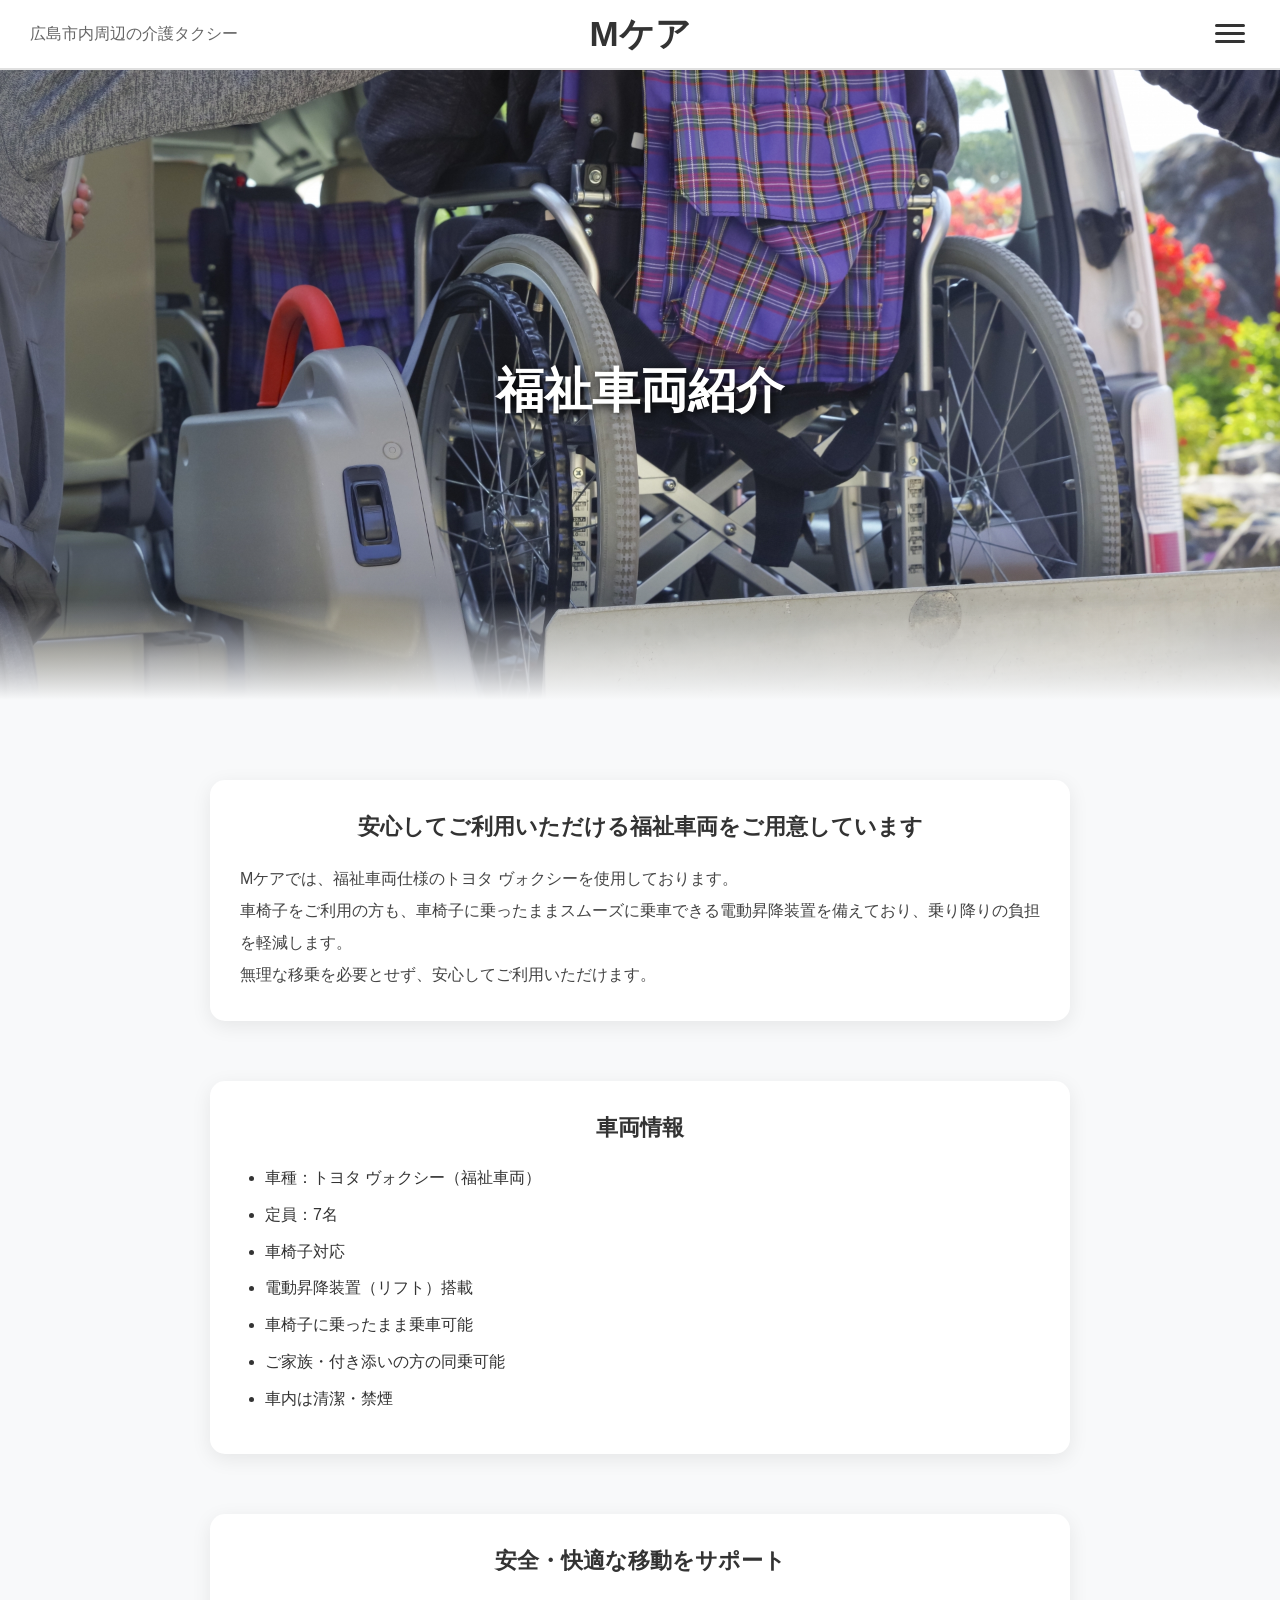
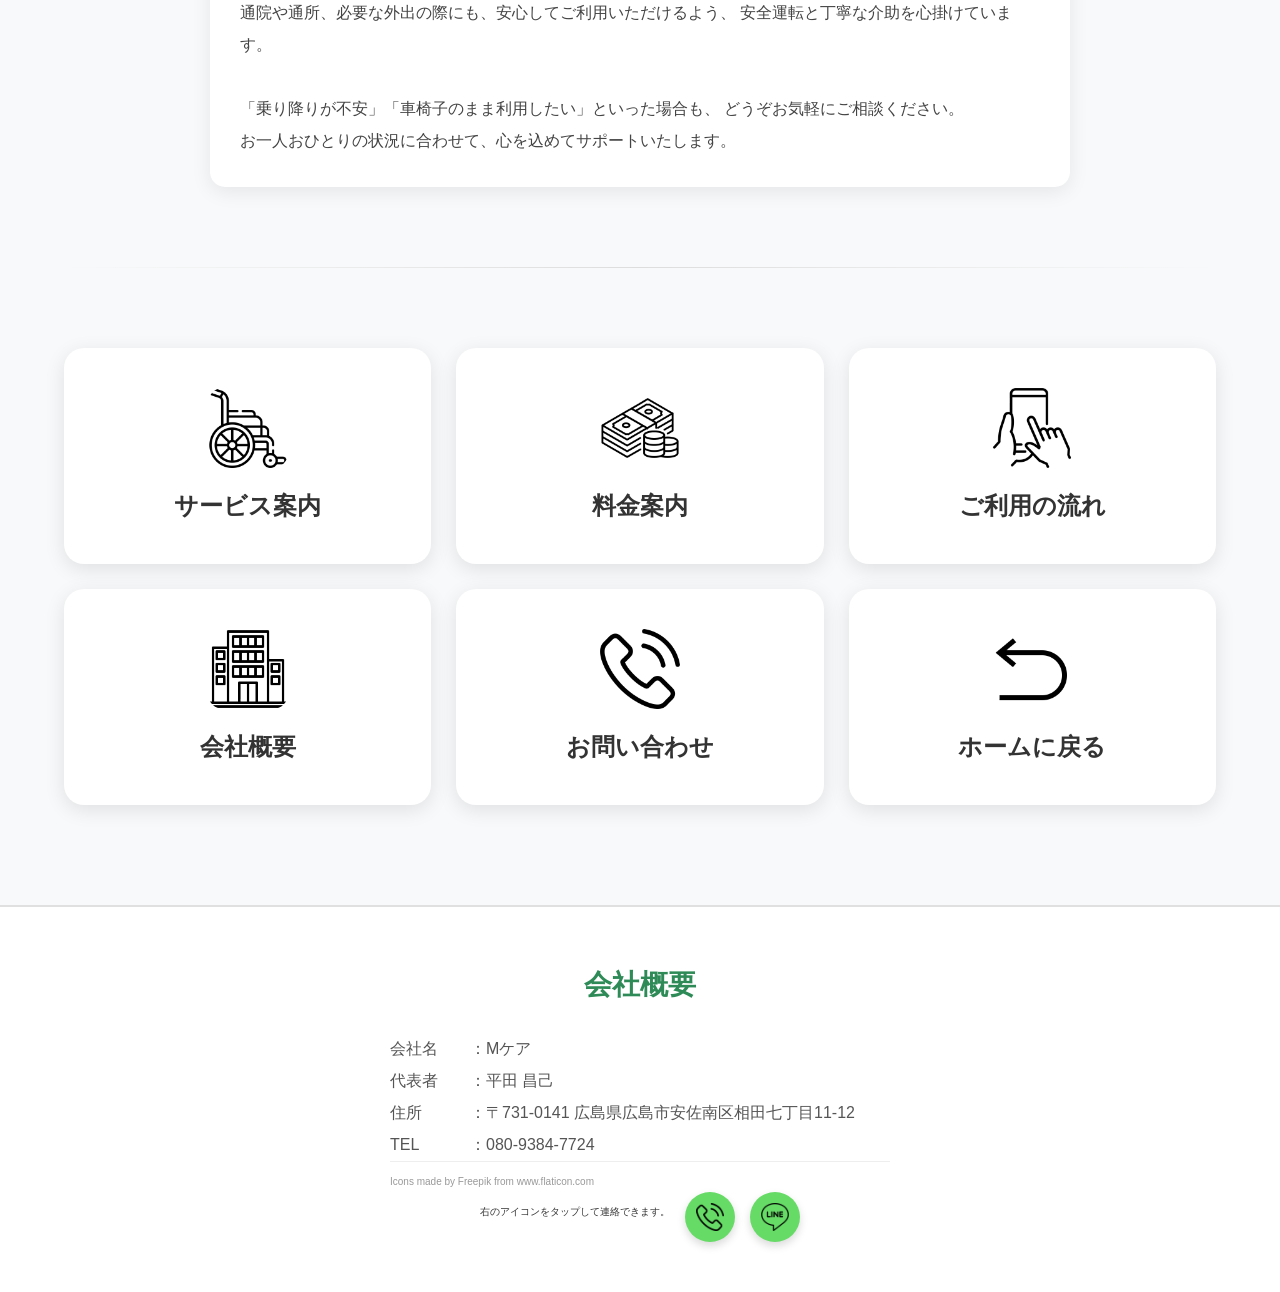
<file: vehicle.html>
<!DOCTYPE html>
<html lang="ja">
<head>
    <meta charset="UTF-8">
    <meta name="viewport" content="width=device-width, initial-scale=1.0">
    <title>介護タクシーMケア｜広島市の安心送迎サービス</title>
    <meta property="og:title" content="介護タクシーMケア">
    <meta property="og:description" content="広島市内周辺の安心・安全な介護タクシーサービス">
    <meta property="og:type" content="website">
    <meta property="og:url" content="https://あなたのURL">
    <meta property="og:image" content="https://あなたのURL/assets/images/ogp.jpg">
    <meta name="twitter:card" content="summary_large_image">
    <meta name="twitter:title" content="介護タクシーMケア">
    <meta name="twitter:description" content="広島市内周辺の安心・安全な介護タクシーサービス">
    <meta name="twitter:image" content="https://あなたのURL/assets/images/ogp.jpg">
    <meta name="description" content="広島市内周辺の介護タクシーMケア。車椅子対応・通院・外出を安心安全にサポートします。">
    <meta name="keywords" content="介護タクシー,広島,福祉タクシー,車椅子対応,送迎">
    <meta name="theme-color" content="#2e8b57">

    <link rel="stylesheet" href="./assets/css/sanitize.css">
    <link rel="stylesheet" href="./assets/css/vehicle.css">
</head>

<body>

    <!-- ヘッダー -->
    <header>

        <p class="catch-copy">
            広島市内周辺の介護タクシー
        </p>

        <div class="logo">
            M<span>ケア</span>
        </div>

        <button class="menu-btn" id="menu-btn">
            <span></span>
            <span></span>
            <span></span>
        </button>

    </header>

    <!-- サイドメニュー -->
    <nav id="side-menu">

        <a href="./service.html">サービス内容</a>
        <a href="./price.html">料金案内</a>
        <a href="./flow.html">ご利用の流れ</a>
        <a href="./company.ht[ml">会社概要</a>
        <a href="./contact.html">お問い合わせ</a>
        <a href="./index.html">ホームに戻る</a>

    </nav>


    <!-- メイン画像 -->
    <section class="hero">

        <img src="./assets/images/32542741_m.jpg" alt="メイン画像">

        <div class="hero-text">
            <h1>福祉車両紹介</h1>
        </div>

    </section>


    <!-- 内容 -->
    <section class="vehicle">

        <div class="vehicle-block">
            <h3>安心してご利用いただける福祉車両をご用意しています</h3>

            <p>
                Mケアでは、福祉車両仕様のトヨタ ヴォクシーを使用しております。<br>
                車椅子をご利用の方も、車椅子に乗ったままスムーズに乗車できる電動昇降装置を備えており、乗り降りの負担を軽減します。<br>
                無理な移乗を必要とせず、安心してご利用いただけます。
            </p>
        </div>

        <div class="vehicle-block">
            <h3>車両情報</h3>

            <ul>
                <li>車種：トヨタ ヴォクシー（福祉車両）</li>
                <li>定員：7名</li>
                <li>車椅子対応</li>
                <li>電動昇降装置（リフト）搭載</li>
                <li>車椅子に乗ったまま乗車可能</li>
                <li>ご家族・付き添いの方の同乗可能</li>
                <li>車内は清潔・禁煙</li>
            </ul>
        </div>

        <div class="vehicle-block">
            <h3>安全・快適な移動をサポート</h3>

            <p>
                通院や通所、必要な外出の際にも、安心してご利用いただけるよう、
                安全運転と丁寧な介助を心掛けています。<br><br>

                「乗り降りが不安」「車椅子のまま利用したい」といった場合も、
                どうぞお気軽にご相談ください。<br>
                お一人おひとりの状況に合わせて、心を込めてサポートいたします。
            </p>
        </div>

    </section>
    <!-- 線 -->

    <div class="section-divider"></div>

    <!-- メニュー -->
    <section class="menu">

        <a href="./service.html" class="card">
            <img src="./assets/images/wheelchair.png" alt="サービス案内">
            <span>サービス案内</span>
        </a>

        <a href="price.html" class="card">
            <img src="./assets/images/money.png" alt="料金案内">
            <span>料金案内</span>
        </a>

        <a href="./price.html" class="card">
            <img src="./assets/images/touch.png" alt="ご利用の流れ">
            <span>ご利用の流れ</span>
        </a>

        <a href="./company.html" class="card">
            <img src="./assets/images/company.png" alt="会社概要">
            <span>会社概要</span>
        </a>

        <a href="./contact.html" class="card">
            <img src="./assets/images/phone-call.png" alt="お問い合わせ">
            <span>お問い合わせ</span>
        </a>

        <a href="./index.html" class="card">
            <img src="./assets/images/return.png" alt="ホームに戻る">
            <span>ホームに戻る</span>
        </a>

    </section>

    <footer>
        <div>
            <h3>会社概要</h3>

            <p><span class="label">会社名</span>：Mケア</p>
            <p><span class="label">代表者</span>：平田 昌己</p>
            <p><span class="label">住所</span>：〒731-0141 広島県広島市安佐南区相田七丁目11-12</p>
            <p><span class="label">TEL</span>：080-9384-7724</p>
            <p class="credit">
                Icons made by Freepik from www.flaticon.com
            </p>
        </div>

        <div class="footer-links">
            <p class="click-guide">右のアイコンをタップして連絡できます。</p>
            <a href="tel:08093847724" class="icon-link-tel">
                <img src="./assets/images/phone-call.png" alt="電話をかける">
            </a>
            <a href="https://lin.ee/xQPuybF" class="icon-link-line" target="_blank">
                <img src="./assets/images/line.png" alt="LINEで相談">
            </a>
        </div>
        
    </footer>

    <script src="./assets/js/index.js"></script>
</body>
</html>
</file>
<file: assets/css/sanitize.css>
/* Document
 * ========================================================================== */

/**
 * Add border box sizing in all browsers (opinionated).
 */

*,
::before,
::after {
  box-sizing: border-box;
}

/**
 * 1. Add text decoration inheritance in all browsers (opinionated).
 * 2. Add vertical alignment inheritance in all browsers (opinionated).
 */

::before,
::after {
  text-decoration: inherit; /* 1 */
  vertical-align: inherit; /* 2 */
}

/**
 * 1. Use the default cursor in all browsers (opinionated).
 * 2. Change the line height in all browsers (opinionated).
 * 3. Use a 4-space tab width in all browsers (opinionated).
 * 4. Remove the grey highlight on links in iOS (opinionated).
 * 5. Prevent adjustments of font size after orientation changes in
 *    IE on Windows Phone and in iOS.
 * 6. Breaks words to prevent overflow in all browsers (opinionated).
 */

html {
  cursor: default; /* 1 */
  line-height: 1.5; /* 2 */
  -moz-tab-size: 4; /* 3 */
  tab-size: 4; /* 3 */
  -webkit-tap-highlight-color: transparent /* 4 */;
  -ms-text-size-adjust: 100%; /* 5 */
  -webkit-text-size-adjust: 100%; /* 5 */
  word-break: break-word; /* 6 */
}

/* Sections
 * ========================================================================== */

/**
 * Remove the margin in all browsers (opinionated).
 */

body {
  margin: 0;
}

/**
 * Correct the font size and margin on `h1` elements within `section` and
 * `article` contexts in Chrome, Edge, Firefox, and Safari.
 */

h1 {
  font-size: 2em;
  margin: 0.67em 0;
}

/* Grouping content
 * ========================================================================== */

/**
 * Remove the margin on nested lists in Chrome, Edge, IE, and Safari.
 */

dl dl,
dl ol,
dl ul,
ol dl,
ul dl {
  margin: 0;
}

/**
 * Remove the margin on nested lists in Edge 18- and IE.
 */

ol ol,
ol ul,
ul ol,
ul ul {
  margin: 0;
}

/**
 * 1. Add the correct sizing in Firefox.
 * 2. Show the overflow in Edge 18- and IE.
 */

hr {
  height: 0; /* 1 */
  overflow: visible; /* 2 */
}

/**
 * Add the correct display in IE.
 */

main {
  display: block;
}

/**
 * Remove the list style on navigation lists in all browsers (opinionated).
 */

nav ol,
nav ul {
  list-style: none;
  padding: 0;
}

/**
 * 1. Correct the inheritance and scaling of font size in all browsers.
 * 2. Correct the odd `em` font sizing in all browsers.
 */

pre {
  font-family: monospace, monospace; /* 1 */
  font-size: 1em; /* 2 */
}

/* Text-level semantics
 * ========================================================================== */

/**
 * Remove the gray background on active links in IE 10.
 */

a {
  background-color: transparent;
}

/**
 * Add the correct text decoration in Edge 18-, IE, and Safari.
 */

abbr[title] {
  text-decoration: underline;
  text-decoration: underline dotted;
}

/**
 * Add the correct font weight in Chrome, Edge, and Safari.
 */

b,
strong {
  font-weight: bolder;
}

/**
 * 1. Correct the inheritance and scaling of font size in all browsers.
 * 2. Correct the odd `em` font sizing in all browsers.
 */

code,
kbd,
samp {
  font-family: monospace, monospace; /* 1 */
  font-size: 1em; /* 2 */
}

/**
 * Add the correct font size in all browsers.
 */

small {
  font-size: 80%;
}

/* Embedded content
 * ========================================================================== */

/*
 * Change the alignment on media elements in all browsers (opinionated).
 */

audio,
canvas,
iframe,
img,
svg,
video {
  vertical-align: middle;
}

/**
 * Add the correct display in IE 9-.
 */

audio,
video {
  display: inline-block;
}

/**
 * Add the correct display in iOS 4-7.
 */

audio:not([controls]) {
  display: none;
  height: 0;
}

/**
 * Remove the border on iframes in all browsers (opinionated).
 */

iframe {
  border-style: none;
}

/**
 * Remove the border on images within links in IE 10-.
 */

img {
  border-style: none;
}

/**
 * Change the fill color to match the text color in all browsers (opinionated).
 */

svg:not([fill]) {
  fill: currentColor;
}

/**
 * Hide the overflow in IE.
 */

svg:not(:root) {
  overflow: hidden;
}

/* Tabular data
 * ========================================================================== */

/**
 * Collapse border spacing in all browsers (opinionated).
 */

table {
  border-collapse: collapse;
}

/* Forms
 * ========================================================================== */

/**
 * Remove the margin on controls in Safari.
 */

button,
input,
select {
  margin: 0;
}

/**
 * 1. Show the overflow in IE.
 * 2. Remove the inheritance of text transform in Edge 18-, Firefox, and IE.
 */

button {
  overflow: visible; /* 1 */
  text-transform: none; /* 2 */
}

/**
 * Correct the inability to style buttons in iOS and Safari.
 */

button,
[type="button"],
[type="reset"],
[type="submit"] {
  -webkit-appearance: button;
}

/**
 * 1. Change the inconsistent appearance in all browsers (opinionated).
 * 2. Correct the padding in Firefox.
 */

fieldset {
  border: 1px solid #a0a0a0; /* 1 */
  padding: 0.35em 0.75em 0.625em; /* 2 */
}

/**
 * Show the overflow in Edge 18- and IE.
 */

input {
  overflow: visible;
}

/**
 * 1. Correct the text wrapping in Edge 18- and IE.
 * 2. Correct the color inheritance from `fieldset` elements in IE.
 */

legend {
  color: inherit; /* 2 */
  display: table; /* 1 */
  max-width: 100%; /* 1 */
  white-space: normal; /* 1 */
}

/**
 * 1. Add the correct display in Edge 18- and IE.
 * 2. Add the correct vertical alignment in Chrome, Edge, and Firefox.
 */

progress {
  display: inline-block; /* 1 */
  vertical-align: baseline; /* 2 */
}

/**
 * Remove the inheritance of text transform in Firefox.
 */

select {
  text-transform: none;
}

/**
 * 1. Remove the margin in Firefox and Safari.
 * 2. Remove the default vertical scrollbar in IE.
 * 3. Change the resize direction in all browsers (opinionated).
 */

textarea {
  margin: 0; /* 1 */
  overflow: auto; /* 2 */
  resize: vertical; /* 3 */
}

/**
 * Remove the padding in IE 10-.
 */

[type="checkbox"],
[type="radio"] {
  padding: 0;
}

/**
 * 1. Correct the odd appearance in Chrome, Edge, and Safari.
 * 2. Correct the outline style in Safari.
 */

[type="search"] {
  -webkit-appearance: textfield; /* 1 */
  outline-offset: -2px; /* 2 */
}

/**
 * Correct the cursor style of increment and decrement buttons in Safari.
 */

::-webkit-inner-spin-button,
::-webkit-outer-spin-button {
  height: auto;
}

/**
 * Correct the text style of placeholders in Chrome, Edge, and Safari.
 */

::-webkit-input-placeholder {
  color: inherit;
  opacity: 0.54;
}

/**
 * Remove the inner padding in Chrome, Edge, and Safari on macOS.
 */

::-webkit-search-decoration {
  -webkit-appearance: none;
}

/**
 * 1. Correct the inability to style upload buttons in iOS and Safari.
 * 2. Change font properties to `inherit` in Safari.
 */

::-webkit-file-upload-button {
  -webkit-appearance: button; /* 1 */
  font: inherit; /* 2 */
}

/**
 * Remove the inner border and padding of focus outlines in Firefox.
 */

::-moz-focus-inner {
  border-style: none;
  padding: 0;
}

/**
 * Restore the focus outline styles unset by the previous rule in Firefox.
 */

:-moz-focusring {
  outline: 1px dotted ButtonText;
}

/**
 * Remove the additional :invalid styles in Firefox.
 */

:-moz-ui-invalid {
  box-shadow: none;
}

/* Interactive
 * ========================================================================== */

/*
 * Add the correct display in Edge 18- and IE.
 */

details {
  display: block;
}

/*
 * Add the correct styles in Edge 18-, IE, and Safari.
 */

dialog {
  background-color: white;
  border: solid;
  color: black;
  display: block;
  height: -moz-fit-content;
  height: -webkit-fit-content;
  height: fit-content;
  left: 0;
  margin: auto;
  padding: 1em;
  position: absolute;
  right: 0;
  width: -moz-fit-content;
  width: -webkit-fit-content;
  width: fit-content;
}

dialog:not([open]) {
  display: none;
}

/*
 * Add the correct display in all browsers.
 */

summary {
  display: list-item;
}

/* Scripting
 * ========================================================================== */

/**
 * Add the correct display in IE 9-.
 */

canvas {
  display: inline-block;
}

/**
 * Add the correct display in IE.
 */

template {
  display: none;
}

/* User interaction
 * ========================================================================== */

/*
 * 1. Remove the tapping delay in IE 10.
 * 2. Remove the tapping delay on clickable elements
      in all browsers (opinionated).
 */

a,
area,
button,
input,
label,
select,
summary,
textarea,
[tabindex] {
  -ms-touch-action: manipulation; /* 1 */
  touch-action: manipulation; /* 2 */
}

/**
 * Add the correct display in IE 10-.
 */

[hidden] {
  display: none;
}

/* Accessibility
 * ========================================================================== */

/**
 * Change the cursor on busy elements in all browsers (opinionated).
 */

[aria-busy="true"] {
  cursor: progress;
}

/*
 * Change the cursor on control elements in all browsers (opinionated).
 */

[aria-controls] {
  cursor: pointer;
}

/*
 * Change the cursor on disabled, not-editable, or otherwise
 * inoperable elements in all browsers (opinionated).
 */

[aria-disabled="true"],
[disabled] {
  cursor: not-allowed;
}

/*
 * Change the display on visually hidden accessible elements
 * in all browsers (opinionated).
 */

[aria-hidden="false"][hidden] {
  display: initial;
}

[aria-hidden="false"][hidden]:not(:focus) {
  clip: rect(0, 0, 0, 0);
  position: absolute;
}
</file>
<file: assets/css/style.css>
@charset "UTF-8";

*{
    margin:0;
    padding:0;
    box-sizing:border-box;
    font-family:"Yu Gothic",sans-serif;
}

body{
    background:#f8f9fa;
    color:#333;
}
/*ヘッダー関数*/
:root{
    --header-height: 70px;
}

/* ===== ヘッダー ===== */

header{
    position: fixed;
    top: 0;
    left: 0;
    width: 100%;

    height: var(--header-height);

    background: white;

    display: flex;
    justify-content: center;
    align-items: center;

    border-bottom: 2px solid #e0e0e0;

    z-index: 1000;
}

.logo{
    font-size:35px;
    font-weight:bold;
    color:#333;
}

.logo span{
    color:#333;
}
.company-info{
    text-align:right;
    font-size:14px;
}
.catch-copy{
    position:absolute;
    left:30px;

    font-size:16px;
    color:#666;
}
.menu-btn{
    position:absolute;
    right:30px;

    width:40px;
    height:40px;

    background:none;
    border:none;

    cursor:pointer;

    padding:0;

    z-index:1001;
}

.menu-btn.active{
    background:#f0f0f0;
    border-radius:10px;
}

.menu-btn span{
    position:absolute;

    left:5px;

    width:30px;
    height:3px;

    background:#333;

    border-radius:10px;

    transition:all 0.3s ease;
}

.menu-btn span:nth-child(1){
    top:10px;
}

.menu-btn span:nth-child(2){
    top:18px;
}

.menu-btn span:nth-child(3){
    top:26px;
}

.menu-btn.active span:nth-child(1){
    transform:translateY(8px) rotate(45deg);
}

.menu-btn.active span:nth-child(2){
    opacity:0;
}

.menu-btn.active span:nth-child(3){
    transform:translateY(-8px) rotate(-45deg);
}

#side-menu{
    position: fixed;

    top: 90px;
    right: -250px;

    width: 250px;

    background: white;

    border-radius: 20px 0 0 20px;

    overflow: hidden;

    box-shadow: -5px 0 15px rgba(0,0,0,0.15);

    transition: right 0.3s ease;

    z-index: 999;
}

#side-menu.open{
    right: 0;
}

#side-menu a{

    display: block;

    padding: 20px;

    color: #333;

    text-decoration: none;

    border-bottom: 1px solid #eee;
}

#side-menu a:hover{

    background: #f5f5f5;
}



/* ===== メイン画像 ===== */

.hero{
    position: relative;
    margin-top: var(--header-height);
}

.hero img{
    width:100%;
    height:70vh;
    object-fit:cover;
    background:#f8f9fa;
}

.hero-text{

    position:absolute;
    top:50%;
    left:50%;
    width:90%;
    max-width:800px;

    transform:translate(-50%,-50%);

    color:white;

    text-align:center;

    animation:fadeIn 2s;
}


.hero-text h1{
    font-size:48px;
    margin-bottom:20px;

    text-shadow:2px 2px 10px black;
}

.hero-text p{
    font-size:20px;

    text-shadow:2px 2px 10px black;
}


.hero::after{ 
    content:"";
    position:absolute;
    bottom:0;
    left:0;
    width:100%;
    height:100px;

    background: linear-gradient(
        to bottom,
        transparent,
        #f8f9fa
    );
} 


.hero::before{
    content:"";
    position:absolute;
    bottom:0;
    left:0;
    width:100%;
    height:30%;

    background: linear-gradient(
        to bottom,
        transparent,
        rgba(0,0,0,0.35)
    );
}


/* ===== アニメーション ===== */

@keyframes fadeIn{

    from{
        opacity:0;
        transform:translate(-50%,-30%);
    }

    to{
        opacity:1;
        transform:translate(-50%,-50%);
    }

}

footer{

    margin-top:100px;

    padding:50px 20px;

    text-align:center;

    border-top:2px solid #e0e0e0;

    background:#ffffff;

    line-height:2;
}

footer h3{

    color:#2e8b57;

    margin-bottom:20px;

    font-size:28px;
}

footer p{

    font-size:16px;

    color:#555;
}

/* ===== ご挨拶 ===== */

.greeting{
    max-width:1000px;

    margin:100px auto;

    padding:0 30px;

    line-height:2;
}

.greeting h2{

    text-align:center;

    margin-bottom:40px;

    color:#000000;

    font-size:40px;
    font-family:
        "Yu Mincho",
        "Hiragino Mincho ProN",
        "MS Mincho",
        serif;

    white-space: normal;
}

.greeting p{
    font-size:18px;
    line-height:2.2;
    text-align:left;

    font-family:
        "Yu Mincho",
        "Hiragino Mincho ProN",
        "MS Mincho",
        serif;

    white-space: normal;
}

.section-divider{
    width:90%;
    max-width:1200px;
    margin:80px auto;
    height:1px;

    background:linear-gradient(
        to right,
        transparent,
        #ddd,
        transparent
    );
}

/* ===== メニュー ===== */

.menu{

    width:90%;

    max-width:1200px;

    margin:80px auto;

    display:grid;

    grid-template-columns:repeat(3,1fr);

    gap:25px;
}

.card{

    background:white;

    padding:40px 30px;

    display:flex;
    flex-direction:column;
    align-items:center;
    justify-content:center;
    gap:20px;

    text-align:center;

    text-decoration:none;

    color:#333;

    font-size:24px;
    font-weight:bold;

    border-radius:20px;

    box-shadow:0 5px 20px rgba(0,0,0,0.1);

    transition:0.3s;
}

.card img{
    width:80px;
    height:80px;

    object-fit:cover;

    border-radius:15px;

    transition:0.3s;
}

.card span{
    display:block;
}


.card:hover{

    transform:translateY(-8px);

    background:#2e8b57;

    color:white;
}



.card:hover img{
    transform: scale(1.1);
    filter: brightness(0) invert(1);
}


/* ===== フッター ===== */
footer p{
    font-size:16px;
    color:#555;

    text-align:left;

    max-width:500px;
    margin:0 auto;
}

.label{
    display:inline-block;
    width:80px;
}

.credit{
    border-top:1px solid #eee;
    padding-top:10px;
    font-size:10px;
    color:#999;
}

.info-row { 
    border-top:1px solid #eee;
    padding-top:10px;
    font-size:10px;
    color:#999;
}
.footer-contact-box { 
    display: flex; 
    flex-direction: column;
    align-items: center;
    gap: 5px; 
}
 
.footer-links{
    display:flex;
    gap:15px;

    justify-content:center; 
    align-items:center;
}

.click-guide{
    text-align:left;
    margin:0 0 10px 0;
    color:#333;
    font-size:10px;
}
.footer-links a { 
    display: flex; 
    align-items: center; 
    justify-content: center; 
    width: 50px; 
    height: 50px; 
    background: rgb(102, 219, 102); 
    border-radius: 50%; 
    box-shadow: 0 4px 8px rgba(0,0,0,0.15); 
    transition: 0.3s; 
} 
.footer-links a img { 
    width: 28px; 
    height: 28px; 
}
.footer-links a:hover { 
    transform: translateY(-3px); 
    box-shadow: 0 6px 12px rgba(0,0,0,0.2); 
}



/* ===== メニュー ===== */

/* PC（3×2） */
.menu{

    width:90%;
    max-width:1200px;

    margin:80px auto;

    display:grid;

    grid-template-columns:repeat(3,1fr);

    gap:25px;
}


/* ===== タブレット（2×3） ===== */

@media(max-width:1000px){

    .menu{
        grid-template-columns:repeat(2,1fr);
    }

}


/* ===== スマホ ===== */

@media(max-width:600px){

    header{
        flex-direction:column;
        gap:10px;
    }

    .catch-copy{
        display:none;
    }

    header{
        padding:15px 20px;
    }

    .logo{
        font-size:28px;
    }

    .hero img{
        height:50vh;
    }

    .hero-text h1{
        font-size:28px;
    }

    .hero-text p{
        font-size:16px;
    }

    /* スマホでは1×6 */
    .menu{
        grid-template-columns:1fr;
    }

}
</file>
<file: assets/css/company.css>
@charset "UTF-8";

*{
    margin:0;
    padding:0;
    box-sizing:border-box;
    font-family:"Yu Gothic",sans-serif;
}

body{
    background:#f8f9fa;
    color:#333;
}
/*ヘッダー関数*/
:root{
    --header-height: 70px;
}

/* ===== ヘッダー ===== */

header{
    position: fixed;
    top: 0;
    left: 0;
    width: 100%;

    height: var(--header-height);

    background: white;

    display: flex;
    justify-content: center;
    align-items: center;

    border-bottom: 2px solid #e0e0e0;

    z-index: 1000;
}

.logo{
    font-size:35px;
    font-weight:bold;
    color:#333;
}

.logo span{
    color:#333;
}
.company-info{
    text-align:right;
    font-size:14px;
}
.catch-copy{
    position:absolute;
    left:30px;

    font-size:16px;
    color:#666;
}
.menu-btn{
    position:absolute;
    right:30px;

    width:40px;
    height:40px;

    background:none;
    border:none;

    cursor:pointer;

    padding:0;

    z-index:1001;
}

.menu-btn.active{
    background:#f0f0f0;
    border-radius:10px;
}

.menu-btn span{
    position:absolute;

    left:5px;

    width:30px;
    height:3px;

    background:#333;

    border-radius:10px;

    transition:all 0.3s ease;
}

.menu-btn span:nth-child(1){
    top:10px;
}

.menu-btn span:nth-child(2){
    top:18px;
}

.menu-btn span:nth-child(3){
    top:26px;
}

.menu-btn.active span:nth-child(1){
    transform:translateY(8px) rotate(45deg);
}

.menu-btn.active span:nth-child(2){
    opacity:0;
}

.menu-btn.active span:nth-child(3){
    transform:translateY(-8px) rotate(-45deg);
}

#side-menu{
    position: fixed;

    top: 90px;
    right: -250px;

    width: 250px;

    background: white;

    border-radius: 20px 0 0 20px;

    overflow: hidden;

    box-shadow: -5px 0 15px rgba(0,0,0,0.15);

    transition: right 0.3s ease;

    z-index: 999;
}

#side-menu.open{
    right: 0;
}

#side-menu a{

    display: block;

    padding: 20px;

    color: #333;

    text-decoration: none;

    border-bottom: 1px solid #eee;
}

#side-menu a:hover{

    background: #f5f5f5;
}



/* ===== メイン画像 ===== */

.hero{
    position: relative;
    margin-top: var(--header-height);
}

.hero img{
    width:100%;
    height:70vh;
    object-fit:cover;
    background:#f8f9fa;
}

.hero-text{

    position:absolute;
    top:50%;
    left:50%;
    width:90%;
    max-width:800px;

    transform:translate(-50%,-50%);

    color:white;

    text-align:center;

    animation:fadeIn 2s;
}


.hero-text h1{
    font-size:48px;
    margin-bottom:20px;

    text-shadow:2px 2px 10px black;
}

.hero-text p{
    font-size:20px;

    text-shadow:2px 2px 10px black;
}


.hero::after{ 
    content:"";
    position:absolute;
    bottom:0;
    left:0;
    width:100%;
    height:100px;

    background: linear-gradient(
        to bottom,
        transparent,
        #f8f9fa
    );
} 


.hero::before{
    content:"";
    position:absolute;
    bottom:0;
    left:0;
    width:100%;
    height:30%;

    background: linear-gradient(
        to bottom,
        transparent,
        rgba(0,0,0,0.35)
    );
}


/* ===== アニメーション ===== */

@keyframes fadeIn{

    from{
        opacity:0;
        transform:translate(-50%,-30%);
    }

    to{
        opacity:1;
        transform:translate(-50%,-50%);
    }

}

footer{

    margin-top:100px;

    padding:50px 20px;

    text-align:center;

    border-top:2px solid #e0e0e0;

    background:#ffffff;

    line-height:2;
}

footer h3{

    color:#2e8b57;

    margin-bottom:20px;

    font-size:28px;
}

footer p{

    font-size:16px;

    color:#555;
}

/* ===== 内容 ===== */

.company{
    max-width:900px;
    margin:80px auto;
    padding:0 20px;
}

.company h2{
    text-align:center;
    font-size:40px;
    margin-bottom:40px;
}

/* 表 */
.company-table{
    background:#fff;
    border-radius:15px;
    box-shadow:0 5px 20px rgba(0,0,0,0.08);
    overflow:hidden;
}

.company-table .row{
    display:flex;
    border-bottom:1px solid #eee;
}

.company-table .row:last-child{
    border-bottom:none;
}

.company-table .label{
    width:180px;
    padding:15px;
    background:#f5f5f5;
    font-weight:bold;
    color:#333;
}

.company-table .value{
    flex:1;
    padding:15px;
    color:#444;
    line-height:1.8;
}

/* ごあいさつ */
.company-message{
    margin-top:60px;
    padding:30px;
    background:#fff;
    border-radius:15px;
    box-shadow:0 5px 20px rgba(0,0,0,0.08);
}

.company-message h3{
    text-align:center;
    font-size:22px;
    margin-bottom:20px;
}

.company-message p{
    font-size:16px;
    line-height:2;
    color:#444;
}
/* 線 */
.section-divider{
    width:90%;
    max-width:1200px;
    margin:80px auto;
    height:1px;

    background:linear-gradient(
        to right,
        transparent,
        #ddd,
        transparent
    );
}

/* ===== メニュー ===== */

.menu{

    width:90%;

    max-width:1200px;

    margin:80px auto;

    display:grid;

    grid-template-columns:repeat(3,1fr);

    gap:25px;
}

.card{

    background:white;

    padding:40px 30px;

    display:flex;
    flex-direction:column;
    align-items:center;
    justify-content:center;
    gap:20px;

    text-align:center;

    text-decoration:none;

    color:#333;

    font-size:24px;
    font-weight:bold;

    border-radius:20px;

    box-shadow:0 5px 20px rgba(0,0,0,0.1);

    transition:0.3s;
}

.card img{
    width:80px;
    height:80px;

    object-fit:cover;

    border-radius:15px;

    transition:0.3s;
}

.card span{
    display:block;
}


.card:hover{

    transform:translateY(-8px);

    background:#2e8b57;

    color:white;
}



.card:hover img{
    transform: scale(1.1);
    filter: brightness(0) invert(1);
}


/* ===== フッター ===== */
footer p{
    font-size:16px;
    color:#555;

    text-align:left;

    max-width:500px;
    margin:0 auto;
}

.label{
    display:inline-block;
    width:80px;
}

.credit{
    border-top:1px solid #eee;
    padding-top:10px;

    font-size:10px;
    color:#999;
}

.info-row { 
    border-top:1px solid #eee;
    padding-top:10px;
    font-size:10px;
    color:#999;
}
.footer-contact-box { 
    display: flex; 
    flex-direction: column;
    align-items: center;
    gap: 5px; 
}
 
.footer-links{
    display:flex;
    gap:15px;

    justify-content:center; 
    align-items:center;
}

.click-guide{
    text-align:left;
    margin:0 0 10px 0;
    color:#333;
    font-size:10px;
}
.footer-links a { 
    display: flex; 
    align-items: center; 
    justify-content: center; 
    width: 50px; 
    height: 50px; 
    background: rgb(102, 219, 102);  
    border-radius: 50%; 
    box-shadow: 0 4px 8px rgba(0,0,0,0.15); 
    transition: 0.3s; 
} 
.footer-links a img { 
    width: 28px; 
    height: 28px; 
}
.footer-links a:hover { 
    transform: translateY(-3px); 
    box-shadow: 0 6px 12px rgba(0,0,0,0.2); 
}
/* ===== メニュー ===== */

/* ===== PC（基本） ===== */

.menu{
    width:90%;
    max-width:1200px;
    margin:80px auto;

    display:grid;
    gap:25px;
    grid-template-columns:repeat(3,1fr);
}


/* ===== タブレット（2×3） ===== */

@media(max-width:1000px){
    .menu{
        grid-template-columns:repeat(2,1fr);
    }
}
/* ===== スマホ ===== */

@media(max-width:600px){

    header{
        flex-direction:column;
        gap:10px;
        padding:15px 20px;
    }

    .catch-copy{
        display:none;
    }

    .logo{
        font-size:28px;
    }

    .hero img{
        height:50vh;
    }

    .hero-text h1{
        font-size:28px;
    }

    .hero-text p{
        font-size:16px;
    }

    .menu{
        grid-template-columns:1fr;
    }
}
</file>
<file: assets/css/contact.css>
@charset "UTF-8";

*{
    margin:0;
    padding:0;
    box-sizing:border-box;
    font-family:"Yu Gothic",sans-serif;
}

body{
    background:#f8f9fa;
    color:#333;
}
/*ヘッダー関数*/
:root{
    --header-height: 70px;
}

/* ===== ヘッダー ===== */

header{
    position: fixed;
    top: 0;
    left: 0;
    width: 100%;

    height: var(--header-height);

    background: white;

    display: flex;
    justify-content: center;
    align-items: center;

    border-bottom: 2px solid #e0e0e0;

    z-index: 1000;
}

.logo{
    font-size:35px;
    font-weight:bold;
    color:#333;
}

.logo span{
    color:#333;
}
.company-info{
    text-align:right;
    font-size:14px;
}
.catch-copy{
    position:absolute;
    left:30px;

    font-size:16px;
    color:#666;
}
.menu-btn{
    position:absolute;
    right:30px;

    width:40px;
    height:40px;

    background:none;
    border:none;

    cursor:pointer;

    padding:0;

    z-index:1001;
}

.menu-btn.active{
    background:#f0f0f0;
    border-radius:10px;
}

.menu-btn span{
    position:absolute;

    left:5px;

    width:30px;
    height:3px;

    background:#333;

    border-radius:10px;

    transition:all 0.3s ease;
}

.menu-btn span:nth-child(1){
    top:10px;
}

.menu-btn span:nth-child(2){
    top:18px;
}

.menu-btn span:nth-child(3){
    top:26px;
}

.menu-btn.active span:nth-child(1){
    transform:translateY(8px) rotate(45deg);
}

.menu-btn.active span:nth-child(2){
    opacity:0;
}

.menu-btn.active span:nth-child(3){
    transform:translateY(-8px) rotate(-45deg);
}

#side-menu{
    position: fixed;

    top: 90px;
    right: -250px;

    width: 250px;

    background: white;

    border-radius: 20px 0 0 20px;

    overflow: hidden;

    box-shadow: -5px 0 15px rgba(0,0,0,0.15);

    transition: right 0.3s ease;

    z-index: 999;
}

#side-menu.open{
    right: 0;
}

#side-menu a{

    display: block;

    padding: 20px;

    color: #333;

    text-decoration: none;

    border-bottom: 1px solid #eee;
}

#side-menu a:hover{

    background: #f5f5f5;
}



/* ===== メイン画像 ===== */

.hero{
    position: relative;
    margin-top: var(--header-height);
}

.hero img{
    width:100%;
    height:70vh;
    object-fit:cover;
    background:#f8f9fa;
}

.hero-text{

    position:absolute;
    top:50%;
    left:50%;
    width:90%;
    max-width:800px;

    transform:translate(-50%,-50%);

    color:white;

    text-align:center;

    animation:fadeIn 2s;
}


.hero-text h1{
    font-size:48px;
    margin-bottom:20px;

    text-shadow:2px 2px 10px black;
}

.hero-text p{
    font-size:20px;

    text-shadow:2px 2px 10px black;
}


.hero::after{ 
    content:"";
    position:absolute;
    bottom:0;
    left:0;
    width:100%;
    height:100px;

    background: linear-gradient(
        to bottom,
        transparent,
        #f8f9fa
    );
} 


.hero::before{
    content:"";
    position:absolute;
    bottom:0;
    left:0;
    width:100%;
    height:30%;

    background: linear-gradient(
        to bottom,
        transparent,
        rgba(0,0,0,0.35)
    );
}


/* ===== アニメーション ===== */

@keyframes fadeIn{

    from{
        opacity:0;
        transform:translate(-50%,-30%);
    }

    to{
        opacity:1;
        transform:translate(-50%,-50%);
    }

}

footer{

    margin-top:100px;

    padding:50px 20px;

    text-align:center;

    border-top:2px solid #e0e0e0;

    background:#ffffff;

    line-height:2;
}

footer h3{

    color:#2e8b57;

    margin-bottom:20px;

    font-size:28px;
}

footer p{

    font-size:16px;

    color:#555;
}

/* ===== ご挨拶 ===== */

.contact{
    max-width:900px;
    margin:140px auto 80px;  /* ←上を増やす（80→140くらい） */
    padding:0 20px;
}
.contact h2{
    text-align:center;
    font-size:40px;
    margin-bottom:40px;
}

.contact-block{
    margin:80px 0;   /* ←上下しっかり空ける */
    padding-bottom:25px;
    border-bottom:1px solid #e5e5e5;
}

.contact-block h3{
    font-size:22px;
    margin-bottom:20px;
    color:#333;

    text-align:center;   /* ←追加 */
}

.contact-block p{
    font-size:16px;
    line-height:2.2;   /* ←少し広げる */
    color:#444;
}

.contact-block ul{
    list-style: disc;
    padding-left: 25px;

    margin: 20px 0 0 20px;  /* 上・右・下・左 */
}
.contact-block li{
    margin-bottom:8px;   /* 行間を少し広げる */
    line-height:1.8;
}

.tel{
    font-size:20px;
    font-weight:bold;
    color:#2e8b57;
}
/* 線 */
.section-divider{
    width:90%;
    max-width:1200px;
    margin:80px auto;
    height:1px;

    background:linear-gradient(
        to right,
        transparent,
        #ddd,
        transparent
    );
}

/* ===== メニュー ===== */

.menu{

    width:90%;

    max-width:1200px;

    margin:80px auto;

    display:grid;

    grid-template-columns:repeat(3,1fr);

    gap:25px;
}

.card{

    background:white;

    padding:40px 30px;

    display:flex;
    flex-direction:column;
    align-items:center;
    justify-content:center;
    gap:20px;

    text-align:center;

    text-decoration:none;

    color:#333;

    font-size:24px;
    font-weight:bold;

    border-radius:20px;

    box-shadow:0 5px 20px rgba(0,0,0,0.1);

    transition:0.3s;
}

.card img{
    width:80px;
    height:80px;

    object-fit:cover;

    border-radius:15px;

    transition:0.3s;
}

.card span{
    display:block;
}


.card:hover{

    transform:translateY(-8px);

    background:#2e8b57;

    color:white;
}



.card:hover img{
    transform: scale(1.1);
    filter: brightness(0) invert(1);
}


/* ===== フッター ===== */
footer p{
    font-size:16px;
    color:#555;

    text-align:left;

    max-width:500px;
    margin:0 auto;
}

.label{
    display:inline-block;
    width:80px;
}

.credit{
    border-top:1px solid #eee;
    padding-top:10px;

    font-size:10px;
    color:#999;
}

.info-row { 
    border-top:1px solid #eee;
    padding-top:10px;
    font-size:10px;
    color:#999;
}
.footer-contact-box { 
    display: flex; 
    flex-direction: column;
    align-items: center;
    gap: 5px; 
}
 
.footer-links{
    display:flex;
    gap:15px;

    justify-content:center; 
    align-items:center;
}

.click-guide{
    text-align:left;
    margin:0 0 10px 0;
    color:#333;
    font-size:10px;
}
.footer-links a { 
    display: flex; 
    align-items: center; 
    justify-content: center; 
    width: 50px; 
    height: 50px; 
    background: rgb(102, 219, 102); 
    border-radius: 50%; 
    box-shadow: 0 4px 8px rgba(0,0,0,0.15); 
    transition: 0.3s; 
} 
.footer-links a img { 
    width: 28px; 
    height: 28px; 
}
.footer-links a:hover { 
    transform: translateY(-3px); 
    box-shadow: 0 6px 12px rgba(0,0,0,0.2); 
}
/* ===== メニュー ===== */

/* ===== PC（基本） ===== */

.menu{
    width:90%;
    max-width:1200px;
    margin:80px auto;

    display:grid;
    gap:25px;
    grid-template-columns:repeat(3,1fr);
}


/* ===== タブレット（2×3） ===== */

@media(max-width:1000px){
    .menu{
        grid-template-columns:repeat(2,1fr);
    }
}
/* ===== スマホ ===== */

@media(max-width:600px){

    header{
        flex-direction:column;
        gap:10px;
        padding:15px 20px;
    }

    .catch-copy{
        display:none;
    }

    .logo{
        font-size:28px;
    }

    .hero img{
        height:50vh;
    }

    .hero-text h1{
        font-size:28px;
    }

    .hero-text p{
        font-size:16px;
    }

    .menu{
        grid-template-columns:1fr;
    }
}
</file>
<file: assets/css/flow.css>
@charset "UTF-8";

*{
    margin:0;
    padding:0;
    box-sizing:border-box;
    font-family:"Yu Gothic",sans-serif;
}

body{
    background:#f8f9fa;
    color:#333;
}
/*ヘッダー関数*/
:root{
    --header-height: 70px;
}

/* ===== ヘッダー ===== */

header{
    position: fixed;
    top: 0;
    left: 0;
    width: 100%;

    height: var(--header-height);

    background: white;

    display: flex;
    justify-content: center;
    align-items: center;

    border-bottom: 2px solid #e0e0e0;

    z-index: 1000;
}

.logo{
    font-size:35px;
    font-weight:bold;
    color:#333;
}

.logo span{
    color:#333;
}
.company-info{
    text-align:right;
    font-size:14px;
}
.catch-copy{
    position:absolute;
    left:30px;

    font-size:16px;
    color:#666;
}
.menu-btn{
    position:absolute;
    right:30px;

    width:40px;
    height:40px;

    background:none;
    border:none;

    cursor:pointer;

    padding:0;

    z-index:1001;
}

.menu-btn.active{
    background:#f0f0f0;
    border-radius:10px;
}

.menu-btn span{
    position:absolute;

    left:5px;

    width:30px;
    height:3px;

    background:#333;

    border-radius:10px;

    transition:all 0.3s ease;
}

.menu-btn span:nth-child(1){
    top:10px;
}

.menu-btn span:nth-child(2){
    top:18px;
}

.menu-btn span:nth-child(3){
    top:26px;
}

.menu-btn.active span:nth-child(1){
    transform:translateY(8px) rotate(45deg);
}

.menu-btn.active span:nth-child(2){
    opacity:0;
}

.menu-btn.active span:nth-child(3){
    transform:translateY(-8px) rotate(-45deg);
}

#side-menu{
    position: fixed;

    top: 90px;
    right: -250px;

    width: 250px;

    background: white;

    border-radius: 20px 0 0 20px;

    overflow: hidden;

    box-shadow: -5px 0 15px rgba(0,0,0,0.15);

    transition: right 0.3s ease;

    z-index: 999;
}

#side-menu.open{
    right: 0;
}

#side-menu a{

    display: block;

    padding: 20px;

    color: #333;

    text-decoration: none;

    border-bottom: 1px solid #eee;
}

#side-menu a:hover{

    background: #f5f5f5;
}



/* ===== メイン画像 ===== */

.hero{
    position: relative;
    margin-top: var(--header-height);
}

.hero img{
    width:100%;
    height:70vh;
    object-fit:cover;
    background:#f8f9fa;
}

.hero-text{

    position:absolute;
    top:50%;
    left:50%;
    width:90%;
    max-width:800px;

    transform:translate(-50%,-50%);

    color:white;

    text-align:center;

    animation:fadeIn 2s;
}


.hero-text h1{
    font-size:48px;
    margin-bottom:20px;

    text-shadow:2px 2px 10px black;
}

.hero-text p{
    font-size:20px;

    text-shadow:2px 2px 10px black;
}


.hero::after{ 
    content:"";
    position:absolute;
    bottom:0;
    left:0;
    width:100%;
    height:100px;

    background: linear-gradient(
        to bottom,
        transparent,
        #f8f9fa
    );
} 


.hero::before{
    content:"";
    position:absolute;
    bottom:0;
    left:0;
    width:100%;
    height:30%;

    background: linear-gradient(
        to bottom,
        transparent,
        rgba(0,0,0,0.35)
    );
}


/* ===== アニメーション ===== */

@keyframes fadeIn{

    from{
        opacity:0;
        transform:translate(-50%,-30%);
    }

    to{
        opacity:1;
        transform:translate(-50%,-50%);
    }

}

footer{

    margin-top:100px;

    padding:50px 20px;

    text-align:center;

    border-top:2px solid #e0e0e0;

    background:#ffffff;

    line-height:2;
}

footer h3{

    color:#2e8b57;

    margin-bottom:20px;

    font-size:28px;
}

footer p{

    font-size:16px;

    color:#555;
}

/* ===== 内容 ===== */

.flow{
    max-width:900px;
    margin:80px auto;
    padding:0 20px;
}

.flow h2{
    text-align:center;
    margin-bottom:60px;
    font-size:40px;
}

/* 全体 */
.timeline{
    position:relative;
    margin-left:20px;
}

/* 縦線 */
.timeline::before{
    content:"";
    position:absolute;
    left:18px;
    top:0;
    bottom:0;
    width:2px;
    background:#ddd;
}

/* 各項目 */
.timeline-item{
    display:flex;
    gap:20px;
    margin-bottom:50px;
    position:relative;
}

/* 番号丸 */
.num{
    width:36px;
    height:36px;
    background:#ffffff;
    color:#000;

    border-radius:50%;   /* ←完全な円 */

    border:2px solid #000;  /* ←黒い縁 */

    display:flex;
    align-items:center;
    justify-content:center;

    font-weight:bold;
    flex-shrink:0;
    z-index:1;
}

/* 内容 */
.content h3{
    margin-bottom:10px;
    font-size:20px;
}

.content p{
    line-height:2;
    color:#444;
    text-align:left;
}

.content ul{
    margin-top:10px;
    padding-left:20px;
}

.content li{
    margin-bottom:6px;
}
/* 線 */
.section-divider{
    width:90%;
    max-width:1200px;
    margin:80px auto;
    height:1px;

    background:linear-gradient(
        to right,
        transparent,
        #ddd,
        transparent
    );
}

/* ===== メニュー ===== */

.menu{

    width:90%;

    max-width:1200px;

    margin:80px auto;

    display:grid;

    grid-template-columns:repeat(3,1fr);

    gap:25px;
}

.card{

    background:white;

    padding:40px 30px;

    display:flex;
    flex-direction:column;
    align-items:center;
    justify-content:center;
    gap:20px;

    text-align:center;

    text-decoration:none;

    color:#333;

    font-size:24px;
    font-weight:bold;

    border-radius:20px;

    box-shadow:0 5px 20px rgba(0,0,0,0.1);

    transition:0.3s;
}

.card img{
    width:80px;
    height:80px;

    object-fit:cover;

    border-radius:15px;

    transition:0.3s;
}

.card span{
    display:block;
}


.card:hover{

    transform:translateY(-8px);

    background:#2e8b57;

    color:white;
}



.card:hover img{
    transform: scale(1.1);
    filter: brightness(0) invert(1);
}


/* ===== フッター ===== */
footer p{
    font-size:16px;
    color:#555;

    text-align:left;

    max-width:500px;
    margin:0 auto;
}

.label{
    display:inline-block;
    width:80px;
}

.credit{
    border-top:1px solid #eee;
    padding-top:10px;

    font-size:10px;
    color:#999;
}

.info-row { 
    border-top:1px solid #eee;
    padding-top:10px;
    font-size:10px;
    color:#999;
}
.footer-contact-box { 
    display: flex; 
    flex-direction: column;
    align-items: center;
    gap: 5px; 
}
 
.footer-links{
    display:flex;
    gap:15px;

    justify-content:center; 
    align-items:center;
}

.click-guide{
    text-align:left;
    margin:0 0 10px 0;
    color:#333;
    font-size:10px;
}
.footer-links a { 
    display: flex; 
    align-items: center; 
    justify-content: center; 
    width: 50px; 
    height: 50px; 
    background: rgb(102, 219, 102); 
    border-radius: 50%; 
    box-shadow: 0 4px 8px rgba(0,0,0,0.15); 
    transition: 0.3s; 
} 
.footer-links a img { 
    width: 28px; 
    height: 28px; 
}
.footer-links a:hover { 
    transform: translateY(-3px); 
    box-shadow: 0 6px 12px rgba(0,0,0,0.2); 
}
/* ===== メニュー ===== */

/* ===== PC（基本） ===== */

.menu{
    width:90%;
    max-width:1200px;
    margin:80px auto;

    display:grid;
    gap:25px;
    grid-template-columns:repeat(3,1fr);
}


/* ===== タブレット（2×3） ===== */

@media(max-width:1000px){
    .menu{
        grid-template-columns:repeat(2,1fr);
    }
}
/* ===== スマホ ===== */

@media(max-width:600px){

    header{
        flex-direction:column;
        gap:10px;
        padding:15px 20px;
    }

    .catch-copy{
        display:none;
    }

    .logo{
        font-size:28px;
    }

    .hero img{
        height:50vh;
    }

    .hero-text h1{
        font-size:28px;
    }

    .hero-text p{
        font-size:16px;
    }

    .menu{
        grid-template-columns:1fr;
    }
}
</file>
<file: assets/css/price.css>
@charset "UTF-8";

*{
    margin:0;
    padding:0;
    box-sizing:border-box;
    font-family:"Yu Gothic",sans-serif;
}

body{
    background:#f8f9fa;
    color:#333;
}
/*ヘッダー関数*/
:root{
    --header-height: 70px;
}

/* ===== ヘッダー ===== */

header{
    position: fixed;
    top: 0;
    left: 0;
    width: 100%;

    height: var(--header-height);

    background: white;

    display: flex;
    justify-content: center;
    align-items: center;

    border-bottom: 2px solid #e0e0e0;

    z-index: 1000;
}

.logo{
    font-size:35px;
    font-weight:bold;
    color:#333;
}

.logo span{
    color:#333;
}
.company-info{
    text-align:right;
    font-size:14px;
}
.catch-copy{
    position:absolute;
    left:30px;

    font-size:16px;
    color:#666;
}
.menu-btn{
    position:absolute;
    right:30px;

    width:40px;
    height:40px;

    background:none;
    border:none;

    cursor:pointer;

    padding:0;

    z-index:1001;
}

.menu-btn.active{
    background:#f0f0f0;
    border-radius:10px;
}

.menu-btn span{
    position:absolute;

    left:5px;

    width:30px;
    height:3px;

    background:#333;

    border-radius:10px;

    transition:all 0.3s ease;
}

.menu-btn span:nth-child(1){
    top:10px;
}

.menu-btn span:nth-child(2){
    top:18px;
}

.menu-btn span:nth-child(3){
    top:26px;
}

.menu-btn.active span:nth-child(1){
    transform:translateY(8px) rotate(45deg);
}

.menu-btn.active span:nth-child(2){
    opacity:0;
}

.menu-btn.active span:nth-child(3){
    transform:translateY(-8px) rotate(-45deg);
}

#side-menu{
    position: fixed;

    top: 90px;
    right: -250px;

    width: 250px;

    background: white;

    border-radius: 20px 0 0 20px;

    overflow: hidden;

    box-shadow: -5px 0 15px rgba(0,0,0,0.15);

    transition: right 0.3s ease;

    z-index: 999;
}

#side-menu.open{
    right: 0;
}

#side-menu a{

    display: block;

    padding: 20px;

    color: #333;

    text-decoration: none;

    border-bottom: 1px solid #eee;
}

#side-menu a:hover{

    background: #f5f5f5;
}



/* ===== メイン画像 ===== */

.hero{
    position: relative;
    margin-top: var(--header-height);
}

.hero img{
    width:100%;
    height:70vh;
    object-fit:cover;
    background:#f8f9fa;
}

.hero-text{

    position:absolute;
    top:50%;
    left:50%;
    width:90%;
    max-width:800px;

    transform:translate(-50%,-50%);

    color:white;

    text-align:center;

    animation:fadeIn 2s;
}


.hero-text h1{
    font-size:48px;
    margin-bottom:20px;

    text-shadow:2px 2px 10px black;
}

.hero-text p{
    font-size:20px;

    text-shadow:2px 2px 10px black;
}


.hero::after{ 
    content:"";
    position:absolute;
    bottom:0;
    left:0;
    width:100%;
    height:100px;

    background: linear-gradient(
        to bottom,
        transparent,
        #f8f9fa
    );
} 


.hero::before{
    content:"";
    position:absolute;
    bottom:0;
    left:0;
    width:100%;
    height:30%;

    background: linear-gradient(
        to bottom,
        transparent,
        rgba(0,0,0,0.35)
    );
}


/* ===== アニメーション ===== */

@keyframes fadeIn{

    from{
        opacity:0;
        transform:translate(-50%,-30%);
    }

    to{
        opacity:1;
        transform:translate(-50%,-50%);
    }

}

footer{

    margin-top:100px;

    padding:50px 20px;

    text-align:center;

    border-top:2px solid #e0e0e0;

    background:#ffffff;

    line-height:2;
}

footer h3{

    color:#2e8b57;

    margin-bottom:20px;

    font-size:28px;
}

footer p{

    font-size:16px;

    color:#555;
}

/* ===== 内容 ===== */

.price{
    max-width:900px;
    margin:80px auto;
    padding:0 20px;
}

.price h2{
    text-align:center;
    font-size:40px;
    margin-bottom:40px;
}

.price-block{
    margin:60px 0;
    padding:30px;
    background:#fff;
    border-radius:15px;
    box-shadow:0 5px 20px rgba(0,0,0,0.08);
}

.price-block h3{
    text-align:center;
    font-size:22px;
    margin-bottom:20px;
}

.price-block h4{
    font-size:18px;
    margin:20px 0 10px;
    color:#2e8b57;
}

.price-block p{
    font-size:16px;
    line-height:2;
    color:#444;
}

.price-block ul{
    list-style: disc;
    padding-left:25px;
    margin:10px 0 20px;
}

.price-block li{
    margin-bottom:8px;
    line-height:1.8;
}

.price-note{
    margin-top:20px;
    font-size:13px;
    color:#888;
    text-align:center;
}
/* 線 */
.section-divider{
    width:90%;
    max-width:1200px;
    margin:80px auto;
    height:1px;

    background:linear-gradient(
        to right,
        transparent,
        #ddd,
        transparent
    );
}

/* ===== メニュー ===== */

.menu{

    width:90%;

    max-width:1200px;

    margin:80px auto;

    display:grid;

    grid-template-columns:repeat(3,1fr);

    gap:25px;
}

.card{

    background:white;

    padding:40px 30px;

    display:flex;
    flex-direction:column;
    align-items:center;
    justify-content:center;
    gap:20px;

    text-align:center;

    text-decoration:none;

    color:#333;

    font-size:24px;
    font-weight:bold;

    border-radius:20px;

    box-shadow:0 5px 20px rgba(0,0,0,0.1);

    transition:0.3s;
}

.card img{
    width:80px;
    height:80px;

    object-fit:cover;

    border-radius:15px;

    transition:0.3s;
}

.card span{
    display:block;
}


.card:hover{

    transform:translateY(-8px);

    background:#2e8b57;

    color:white;
}



.card:hover img{
    transform: scale(1.1);
    filter: brightness(0) invert(1);
}


/* ===== フッター ===== */
footer p{
    font-size:16px;
    color:#555;

    text-align:left;

    max-width:500px;
    margin:0 auto;
}

.label{
    display:inline-block;
    width:80px;
}

.credit{
    border-top:1px solid #eee;
    padding-top:10px;

    font-size:10px;
    color:#999;
}

.info-row { 
    border-top:1px solid #eee;
    padding-top:10px;
    font-size:10px;
    color:#999;
}
.footer-contact-box { 
    display: flex; 
    flex-direction: column;
    align-items: center;
    gap: 5px; 
}
 
.footer-links{
    display:flex;
    gap:15px;

    justify-content:center; 
    align-items:center;
}

.click-guide{
    text-align:left;
    margin:0 0 10px 0;
    color:#333;
    font-size:10px;
}
.footer-links a { 
    display: flex; 
    align-items: center; 
    justify-content: center; 
    width: 50px; 
    height: 50px; 
    background: rgb(102, 219, 102); 
    border-radius: 50%; 
    box-shadow: 0 4px 8px rgba(0,0,0,0.15); 
    transition: 0.3s; 
} 
.footer-links a img { 
    width: 28px; 
    height: 28px; 
}
.footer-links a:hover { 
    transform: translateY(-3px); 
    box-shadow: 0 6px 12px rgba(0,0,0,0.2); 
}
/* ===== メニュー ===== */

/* ===== PC（基本） ===== */

.menu{
    width:90%;
    max-width:1200px;
    margin:80px auto;

    display:grid;
    gap:25px;
    grid-template-columns:repeat(3,1fr);
}


/* ===== タブレット（2×3） ===== */

@media(max-width:1000px){
    .menu{
        grid-template-columns:repeat(2,1fr);
    }
}
/* ===== スマホ ===== */

@media(max-width:600px){

    header{
        flex-direction:column;
        gap:10px;
        padding:15px 20px;
    }

    .catch-copy{
        display:none;
    }

    .logo{
        font-size:28px;
    }

    .hero img{
        height:50vh;
    }

    .hero-text h1{
        font-size:28px;
    }

    .hero-text p{
        font-size:16px;
    }

    .menu{
        grid-template-columns:1fr;
    }
}
</file>
<file: assets/css/service.css>
@charset "UTF-8";

*{
    margin:0;
    padding:0;
    box-sizing:border-box;
    font-family:"Yu Gothic",sans-serif;
}

body{
    background:#f8f9fa;
    color:#333;
}
/*ヘッダー関数*/
:root{
    --header-height: 70px;
}

/* ===== ヘッダー ===== */

header{
    position: fixed;
    top: 0;
    left: 0;
    width: 100%;

    height: var(--header-height);

    background: white;

    display: flex;
    justify-content: center;
    align-items: center;

    border-bottom: 2px solid #e0e0e0;

    z-index: 1000;
}

.logo{
    font-size:35px;
    font-weight:bold;
    color:#333;
}

.logo span{
    color:#333;
}
.company-info{
    text-align:right;
    font-size:14px;
}
.catch-copy{
    position:absolute;
    left:30px;

    font-size:16px;
    color:#666;
}
.menu-btn{
    position:absolute;
    right:30px;

    width:40px;
    height:40px;

    background:none;
    border:none;

    cursor:pointer;

    padding:0;

    z-index:1001;
}

.menu-btn.active{
    background:#f0f0f0;
    border-radius:10px;
}

.menu-btn span{
    position:absolute;

    left:5px;

    width:30px;
    height:3px;

    background:#333;

    border-radius:10px;

    transition:all 0.3s ease;
}

.menu-btn span:nth-child(1){
    top:10px;
}

.menu-btn span:nth-child(2){
    top:18px;
}

.menu-btn span:nth-child(3){
    top:26px;
}

.menu-btn.active span:nth-child(1){
    transform:translateY(8px) rotate(45deg);
}

.menu-btn.active span:nth-child(2){
    opacity:0;
}

.menu-btn.active span:nth-child(3){
    transform:translateY(-8px) rotate(-45deg);
}

#side-menu{
    position: fixed;

    top: 90px;
    right: -250px;

    width: 250px;

    background: white;

    border-radius: 20px 0 0 20px;

    overflow: hidden;

    box-shadow: -5px 0 15px rgba(0,0,0,0.15);

    transition: right 0.3s ease;

    z-index: 999;
}

#side-menu.open{
    right: 0;
}

#side-menu a{

    display: block;

    padding: 20px;

    color: #333;

    text-decoration: none;

    border-bottom: 1px solid #eee;
}

#side-menu a:hover{

    background: #f5f5f5;
}



/* ===== メイン画像 ===== */

.hero{
    position: relative;
    margin-top: var(--header-height);
}

.hero img{
    width:100%;
    height:70vh;
    object-fit:cover;
    background:#f8f9fa;
}

.hero-text{

    position:absolute;
    top:50%;
    left:50%;
    width:90%;
    max-width:800px;

    transform:translate(-50%,-50%);

    color:white;

    text-align:center;

    animation:fadeIn 2s;
}


.hero-text h1{
    font-size:48px;
    margin-bottom:20px;

    text-shadow:2px 2px 10px black;
}

.hero-text p{
    font-size:20px;

    text-shadow:2px 2px 10px black;
}


.hero::after{ 
    content:"";
    position:absolute;
    bottom:0;
    left:0;
    width:100%;
    height:100px;

    background: linear-gradient(
        to bottom,
        transparent,
        #f8f9fa
    );
} 


.hero::before{
    content:"";
    position:absolute;
    bottom:0;
    left:0;
    width:100%;
    height:30%;

    background: linear-gradient(
        to bottom,
        transparent,
        rgba(0,0,0,0.35)
    );
}


/* ===== アニメーション ===== */

@keyframes fadeIn{

    from{
        opacity:0;
        transform:translate(-50%,-30%);
    }

    to{
        opacity:1;
        transform:translate(-50%,-50%);
    }

}

footer{

    margin-top:100px;

    padding:50px 20px;

    text-align:center;

    border-top:2px solid #e0e0e0;

    background:#ffffff;

    line-height:2;
}

footer h3{

    color:#2e8b57;

    margin-bottom:20px;

    font-size:28px;
}

footer p{

    font-size:16px;

    color:#555;
}

/* ===== ご挨拶 ===== */

.service{
    max-width:1000px;
    margin:80px auto;
    padding:0 20px;
}

.service h2{
    text-align:center;
    font-size:40px;
    margin-bottom:40px;
}

.service-list{
    width:90%;
    max-width:1200px;
    margin:80px auto;

    display:grid;
    gap:25px;
    grid-template-columns:repeat(3,1fr);
}



.service-item{
    background:white;
    padding:30px;
    border-radius:20px;
    box-shadow:0 5px 20px rgba(0,0,0,0.1);
    text-align:center;
    transition:0.3s;
}

.service-item:hover{
    transform:translateY(-5px);
}

.service-item img{
    width:60px;
    height:60px;
    margin-bottom:15px;
}

.service-item h3{
    font-size:20px;
    margin-bottom:10px;
}

.service-item p{
    font-size:15px;
    line-height:1.8;
    color:#555;
    text-align:left;
}

.section-divider{
    width:90%;
    max-width:1200px;
    margin:80px auto;
    height:1px;

    background:linear-gradient(
        to right,
        transparent,
        #ddd,
        transparent
    );
}

/* ===== メニュー ===== */

.menu{

    width:90%;

    max-width:1200px;

    margin:80px auto;

    display:grid;

    grid-template-columns:repeat(3,1fr);

    gap:25px;
}

.card{

    background:white;

    padding:40px 30px;

    display:flex;
    flex-direction:column;
    align-items:center;
    justify-content:center;
    gap:20px;

    text-align:center;

    text-decoration:none;

    color:#333;

    font-size:24px;
    font-weight:bold;

    border-radius:20px;

    box-shadow:0 5px 20px rgba(0,0,0,0.1);

    transition:0.3s;
}

.card img{
    width:80px;
    height:80px;

    object-fit:cover;

    border-radius:15px;

    transition:0.3s;
}

.card span{
    display:block;
}


.card:hover{

    transform:translateY(-8px);

    background:#2e8b57;

    color:white;
}



.card:hover img{
    transform: scale(1.1);
    filter: brightness(0) invert(1);
}


/* ===== フッター ===== */
footer p{
    font-size:16px;
    color:#555;

    text-align:left;

    max-width:500px;
    margin:0 auto;
}

.label{
    display:inline-block;
    width:80px;
}

.credit{
    border-top:1px solid #eee;
    padding-top:10px;

    font-size:10px;
    color:#999;
}

.info-row { 
    border-top:1px solid #eee;
    padding-top:10px;
    font-size:10px;
    color:#999;
}
.footer-contact-box { 
    display: flex; 
    flex-direction: column;
    align-items: center;
    gap: 5px; 
}
 
.footer-links{
    display:flex;
    gap:15px;

    justify-content:center; 
    align-items:center;
}

.click-guide{
    text-align:left;
    margin:0 0 10px 0;
    color:#333;
    font-size:10px;
}
.footer-links a { 
    display: flex; 
    align-items: center; 
    justify-content: center; 
    width: 50px; 
    height: 50px; 
    background: rgb(102, 219, 102); 
    border-radius: 50%; 
    box-shadow: 0 4px 8px rgba(0,0,0,0.15); 
    transition: 0.3s; 
} 
.footer-links a img { 
    width: 28px; 
    height: 28px; 
}
.footer-links a:hover { 
    transform: translateY(-3px); 
    box-shadow: 0 6px 12px rgba(0,0,0,0.2); 
}
/* ===== メニュー ===== */

/* PC（3×2） */
.menu{

    width:90%;
    max-width:1200px;

    margin:80px auto;

    display:grid;

    grid-template-columns:repeat(3,1fr);

    gap:25px;
}


/* ===== タブレット（2×3） ===== */

@media(max-width:1000px){

    .menu{
        grid-template-columns:repeat(2,1fr);
    }

    .service-list{
        grid-template-columns:repeat(2,1fr);
    }


}

/* ===== スマホ ===== */

@media(max-width:600px){

    header{
        flex-direction:column;
        gap:10px;
        padding:15px 20px;
    }

    .catch-copy{
        display:none;
    }

    .logo{
        font-size:28px;
    }

    .hero img{
        height:50vh;
    }

    .hero-text h1{
        font-size:28px;
    }

    .hero-text p{
        font-size:16px;
    }

    .menu{
        grid-template-columns:1fr;
    }

    .service-list{
        grid-template-columns:1fr;
    }
}
</file>
<file: assets/css/vehicle.css>
@charset "UTF-8";

*{
    margin:0;
    padding:0;
    box-sizing:border-box;
    font-family:"Yu Gothic",sans-serif;
}

body{
    background:#f8f9fa;
    color:#333;
}
/*ヘッダー関数*/
:root{
    --header-height: 70px;
}

/* ===== ヘッダー ===== */

header{
    position: fixed;
    top: 0;
    left: 0;
    width: 100%;

    height: var(--header-height);

    background: white;

    display: flex;
    justify-content: center;
    align-items: center;

    border-bottom: 2px solid #e0e0e0;

    z-index: 1000;
}

.logo{
    font-size:35px;
    font-weight:bold;
    color:#333;
}

.logo span{
    color:#333;
}
.company-info{
    text-align:right;
    font-size:14px;
}
.catch-copy{
    position:absolute;
    left:30px;

    font-size:16px;
    color:#666;
}
.menu-btn{
    position:absolute;
    right:30px;

    width:40px;
    height:40px;

    background:none;
    border:none;

    cursor:pointer;

    padding:0;

    z-index:1001;
}

.menu-btn.active{
    background:#f0f0f0;
    border-radius:10px;
}

.menu-btn span{
    position:absolute;

    left:5px;

    width:30px;
    height:3px;

    background:#333;

    border-radius:10px;

    transition:all 0.3s ease;
}

.menu-btn span:nth-child(1){
    top:10px;
}

.menu-btn span:nth-child(2){
    top:18px;
}

.menu-btn span:nth-child(3){
    top:26px;
}

.menu-btn.active span:nth-child(1){
    transform:translateY(8px) rotate(45deg);
}

.menu-btn.active span:nth-child(2){
    opacity:0;
}

.menu-btn.active span:nth-child(3){
    transform:translateY(-8px) rotate(-45deg);
}

#side-menu{
    position: fixed;

    top: 90px;
    right: -250px;

    width: 250px;

    background: white;

    border-radius: 20px 0 0 20px;

    overflow: hidden;

    box-shadow: -5px 0 15px rgba(0,0,0,0.15);

    transition: right 0.3s ease;

    z-index: 999;
}

#side-menu.open{
    right: 0;
}

#side-menu a{

    display: block;

    padding: 20px;

    color: #333;

    text-decoration: none;

    border-bottom: 1px solid #eee;
}

#side-menu a:hover{

    background: #f5f5f5;
}



/* ===== メイン画像 ===== */

.hero{
    position: relative;
    margin-top: var(--header-height);
}

.hero img{
    width:100%;
    height:70vh;
    object-fit:cover;
    background:#f8f9fa;
}

.hero-text{

    position:absolute;
    top:50%;
    left:50%;
    width:90%;
    max-width:800px;

    transform:translate(-50%,-50%);

    color:white;

    text-align:center;

    animation:fadeIn 2s;
}


.hero-text h1{
    font-size:48px;
    margin-bottom:20px;

    text-shadow:2px 2px 10px black;
}

.hero-text p{
    font-size:20px;

    text-shadow:2px 2px 10px black;
}


.hero::after{ 
    content:"";
    position:absolute;
    bottom:0;
    left:0;
    width:100%;
    height:100px;

    background: linear-gradient(
        to bottom,
        transparent,
        #f8f9fa
    );
} 


.hero::before{
    content:"";
    position:absolute;
    bottom:0;
    left:0;
    width:100%;
    height:30%;

    background: linear-gradient(
        to bottom,
        transparent,
        rgba(0,0,0,0.35)
    );
}


/* ===== アニメーション ===== */

@keyframes fadeIn{

    from{
        opacity:0;
        transform:translate(-50%,-30%);
    }

    to{
        opacity:1;
        transform:translate(-50%,-50%);
    }

}

footer{

    margin-top:100px;

    padding:50px 20px;

    text-align:center;

    border-top:2px solid #e0e0e0;

    background:#ffffff;

    line-height:2;
}

footer h3{

    color:#2e8b57;

    margin-bottom:20px;

    font-size:28px;
}

footer p{

    font-size:16px;

    color:#555;
}

/* ===== 内容 ===== */

.vehicle{
    max-width:900px;
    margin:80px auto;
    padding:0 20px;
}

.vehicle-block{
    margin:60px 0;
    padding:30px;
    background:#fff;
    border-radius:15px;
    box-shadow:0 5px 20px rgba(0,0,0,0.08);
}

.vehicle-block h3{
    text-align:center;
    font-size:22px;
    margin-bottom:20px;
}

.vehicle-block p{
    font-size:16px;
    line-height:2;
    color:#444;
}

.vehicle-block ul{
    list-style: disc;
    padding-left:25px;
    margin:10px 0;
}

.vehicle-block li{
    margin-bottom:8px;
    line-height:1.8;
}
/* 線 */
.section-divider{
    width:90%;
    max-width:1200px;
    margin:80px auto;
    height:1px;

    background:linear-gradient(
        to right,
        transparent,
        #ddd,
        transparent
    );
}

/* ===== メニュー ===== */

.menu{

    width:90%;

    max-width:1200px;

    margin:80px auto;

    display:grid;

    grid-template-columns:repeat(3,1fr);

    gap:25px;
}

.card{

    background:white;

    padding:40px 30px;

    display:flex;
    flex-direction:column;
    align-items:center;
    justify-content:center;
    gap:20px;

    text-align:center;

    text-decoration:none;

    color:#333;

    font-size:24px;
    font-weight:bold;

    border-radius:20px;

    box-shadow:0 5px 20px rgba(0,0,0,0.1);

    transition:0.3s;
}

.card img{
    width:80px;
    height:80px;

    object-fit:cover;

    border-radius:15px;

    transition:0.3s;
}

.card span{
    display:block;
}


.card:hover{

    transform:translateY(-8px);

    background:#2e8b57;

    color:white;
}



.card:hover img{
    transform: scale(1.1);
    filter: brightness(0) invert(1);
}


/* ===== フッター ===== */
footer p{
    font-size:16px;
    color:#555;

    text-align:left;

    max-width:500px;
    margin:0 auto;
}

.label{
    display:inline-block;
    width:80px;
}

.credit{
    border-top:1px solid #eee;
    padding-top:10px;

    font-size:10px;
    color:#999;
}

.info-row { 
    border-top:1px solid #eee;
    padding-top:10px;
    font-size:10px;
    color:#999;
}
.footer-contact-box { 
    display: flex; 
    flex-direction: column;
    align-items: center;
    gap: 5px; 
}
 
.footer-links{
    display:flex;
    gap:15px;

    justify-content:center; 
    align-items:center;
}

.click-guide{
    text-align:left;
    margin:0 0 10px 0;
    color:#333;
    font-size:10px;
}
.footer-links a { 
    display: flex; 
    align-items: center; 
    justify-content: center; 
    width: 50px; 
    height: 50px; 
    background: rgb(102, 219, 102); 
    border-radius: 50%; 
    box-shadow: 0 4px 8px rgba(0,0,0,0.15); 
    transition: 0.3s; 
} 
.footer-links a img { 
    width: 28px; 
    height: 28px; 
}
.footer-links a:hover { 
    transform: translateY(-3px); 
    box-shadow: 0 6px 12px rgba(0,0,0,0.2); 
}
/* ===== メニュー ===== */

/* ===== PC（基本） ===== */

.menu{
    width:90%;
    max-width:1200px;
    margin:80px auto;

    display:grid;
    gap:25px;
    grid-template-columns:repeat(3,1fr);
}


/* ===== タブレット（2×3） ===== */

@media(max-width:1000px){
    .menu{
        grid-template-columns:repeat(2,1fr);
    }
}
/* ===== スマホ ===== */

@media(max-width:600px){

    header{
        flex-direction:column;
        gap:10px;
        padding:15px 20px;
    }

    .catch-copy{
        display:none;
    }

    .logo{
        font-size:28px;
    }

    .hero img{
        height:50vh;
    }

    .hero-text h1{
        font-size:28px;
    }

    .hero-text p{
        font-size:16px;
    }

    .menu{
        grid-template-columns:1fr;
    }
}
</file>
